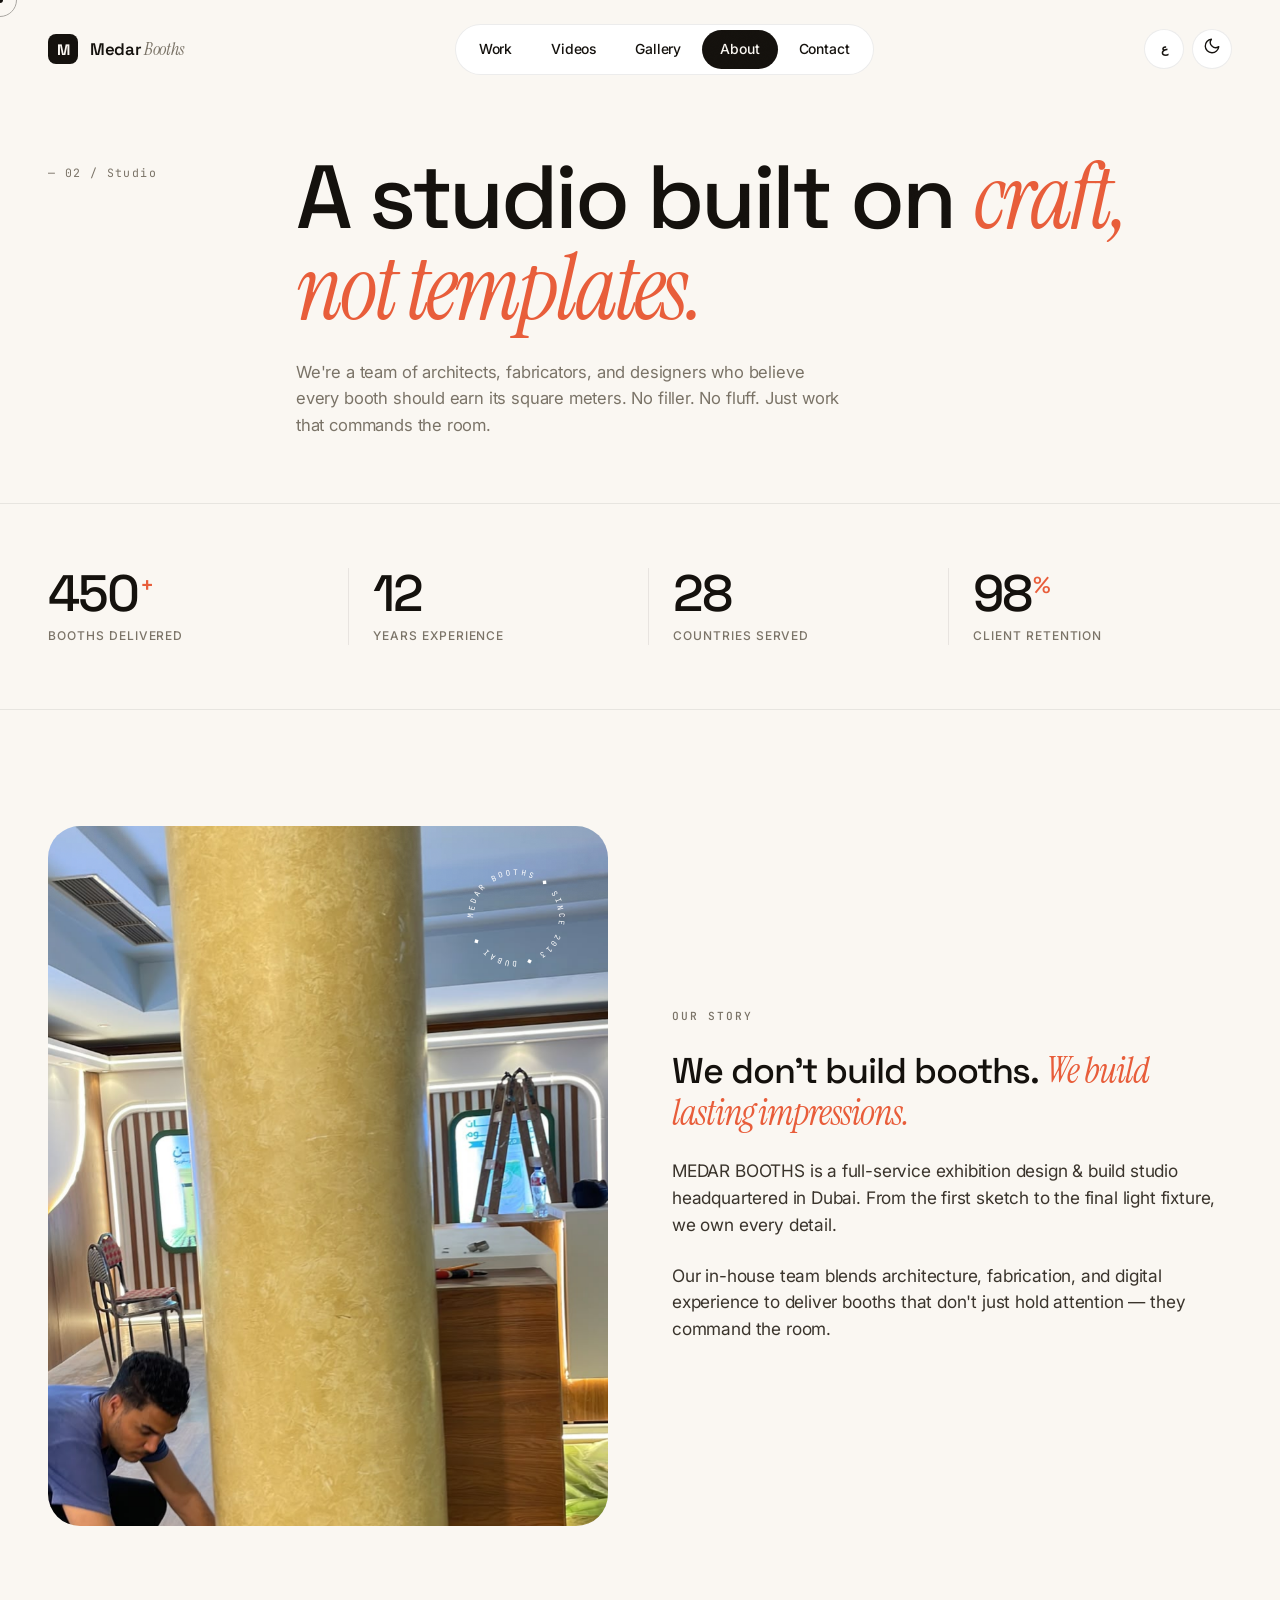
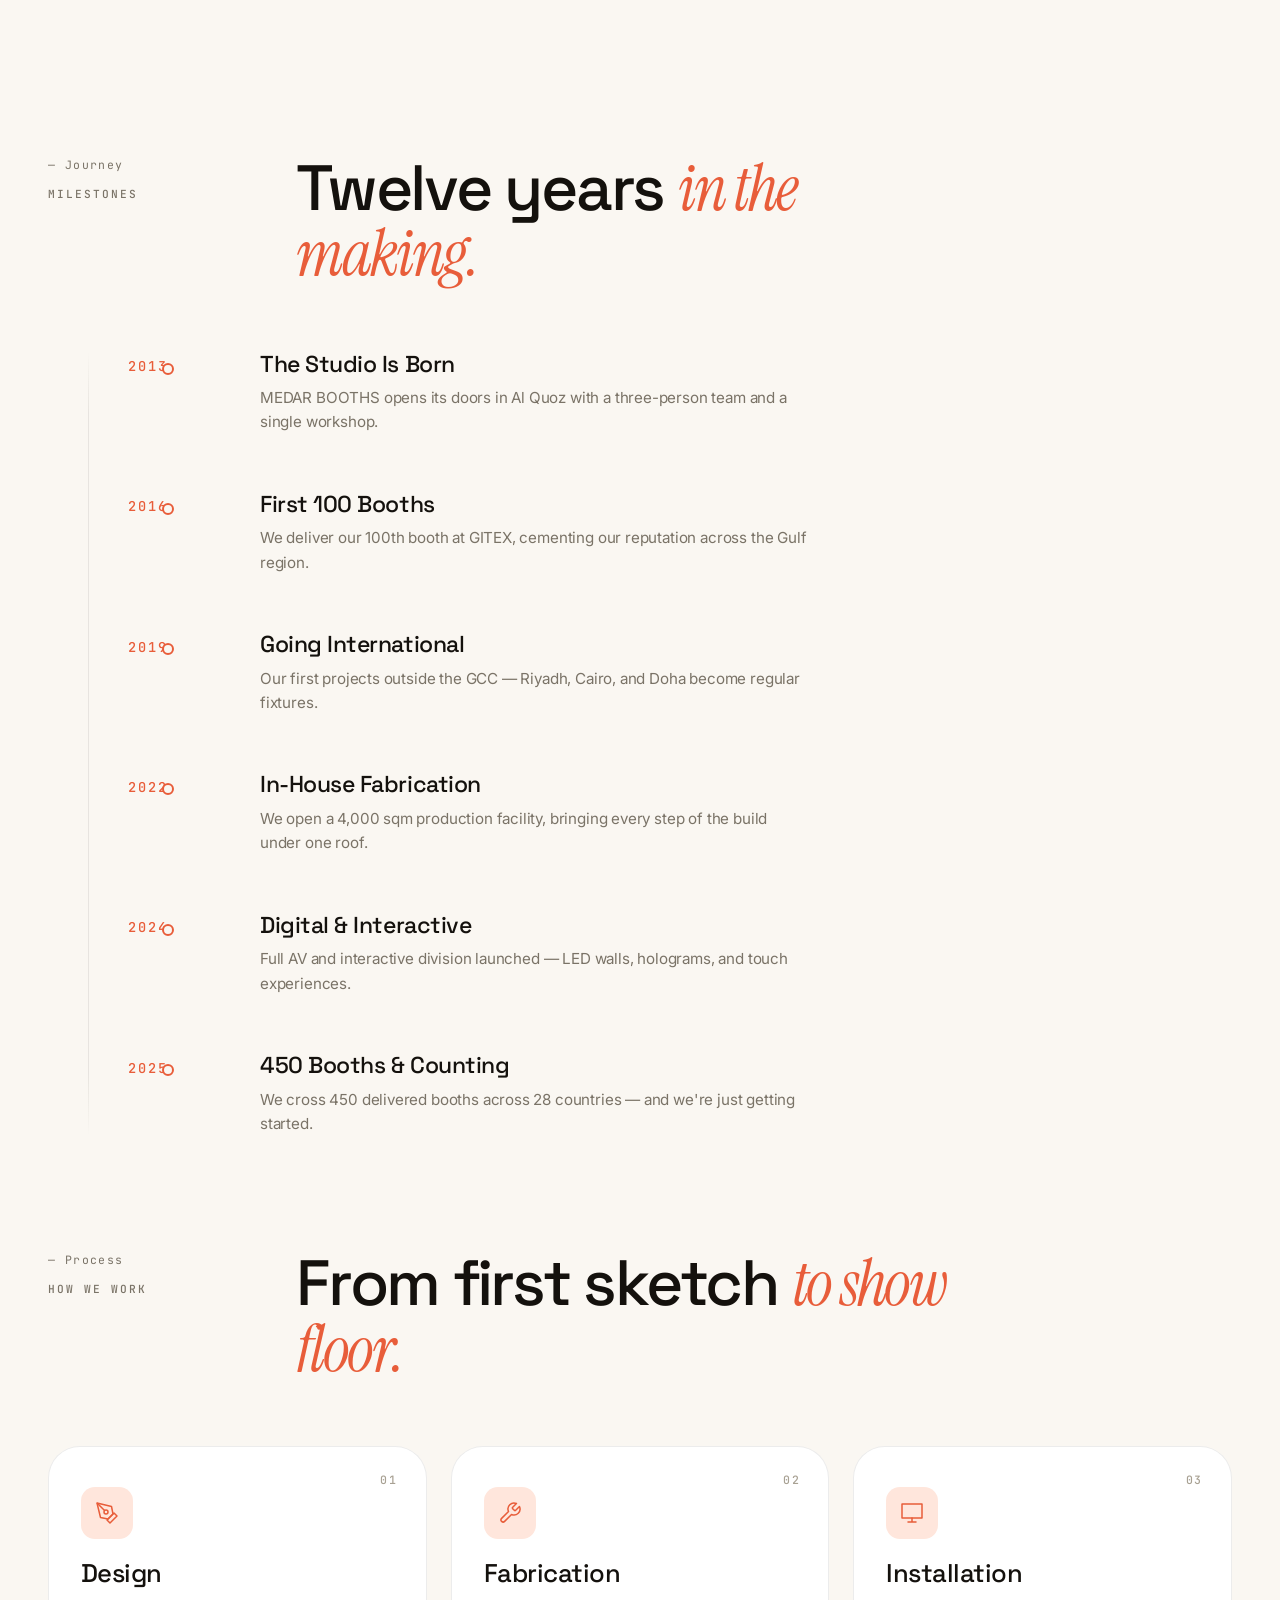
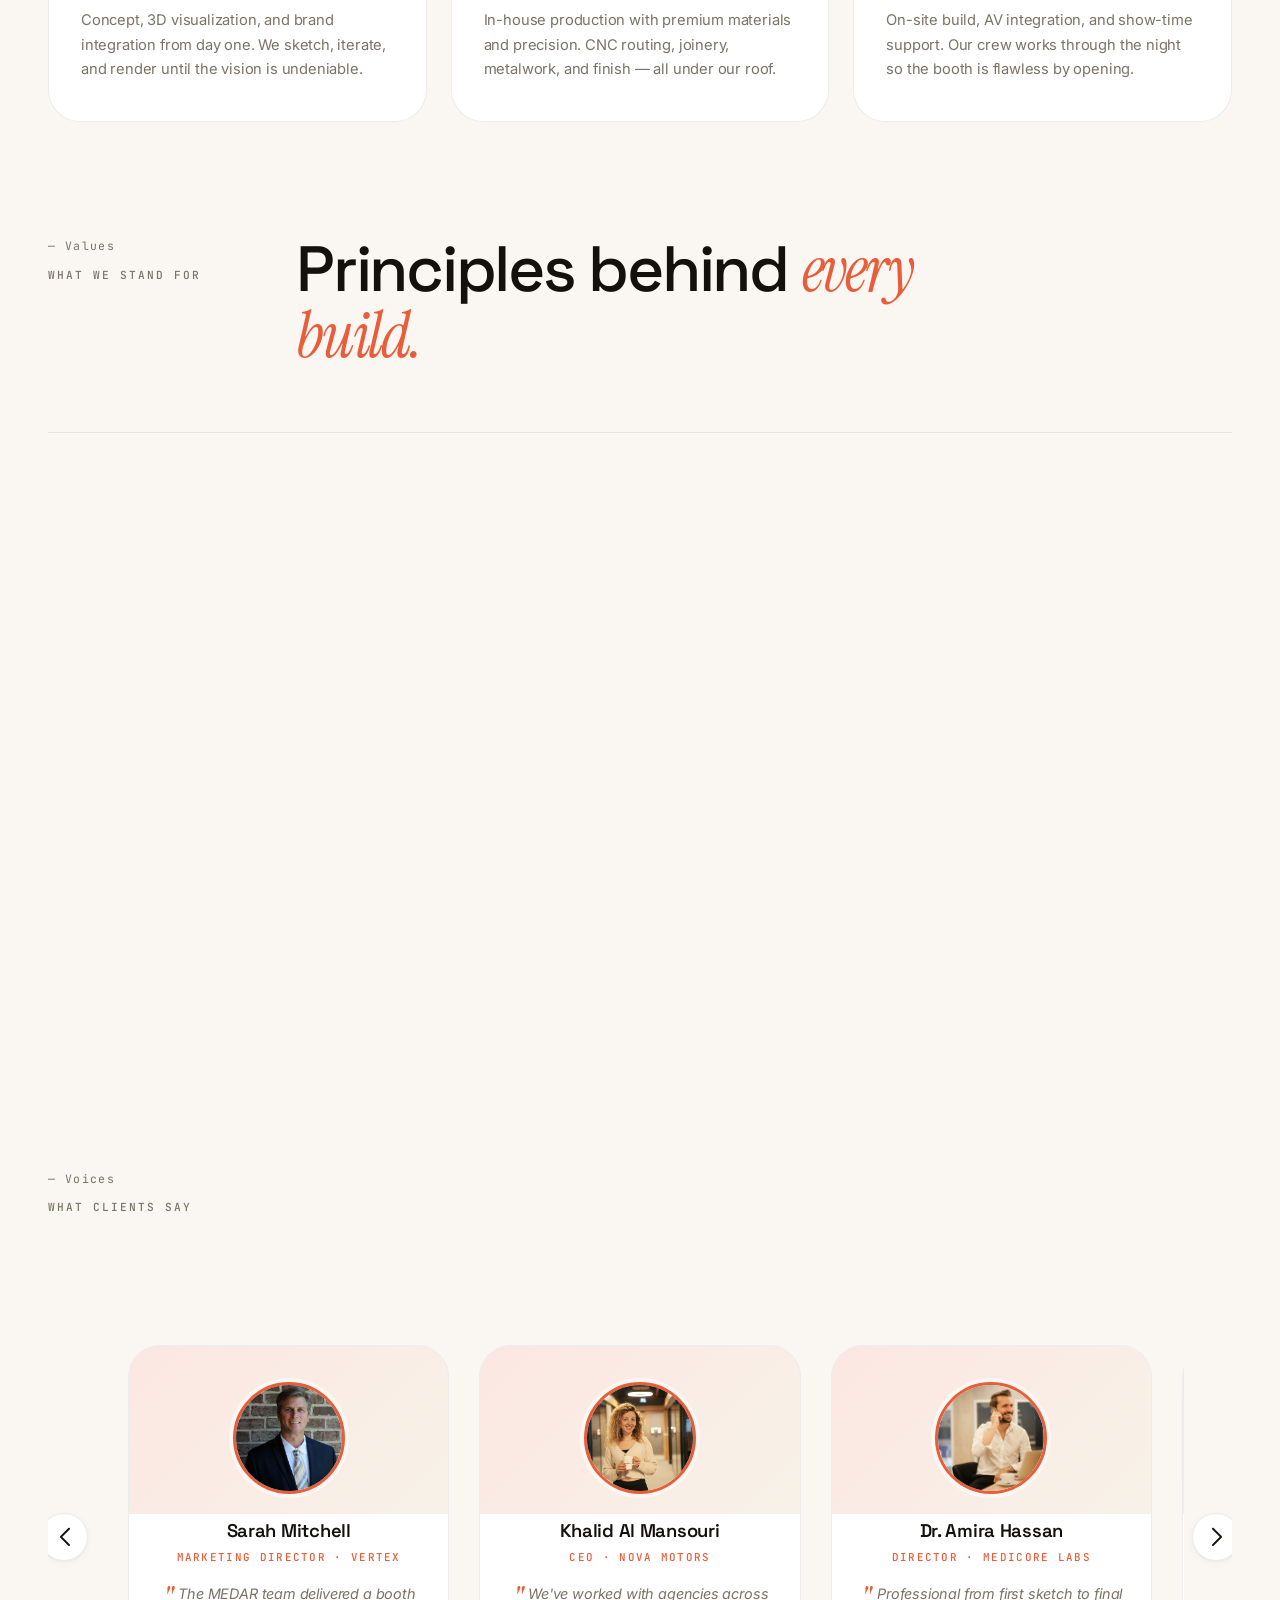
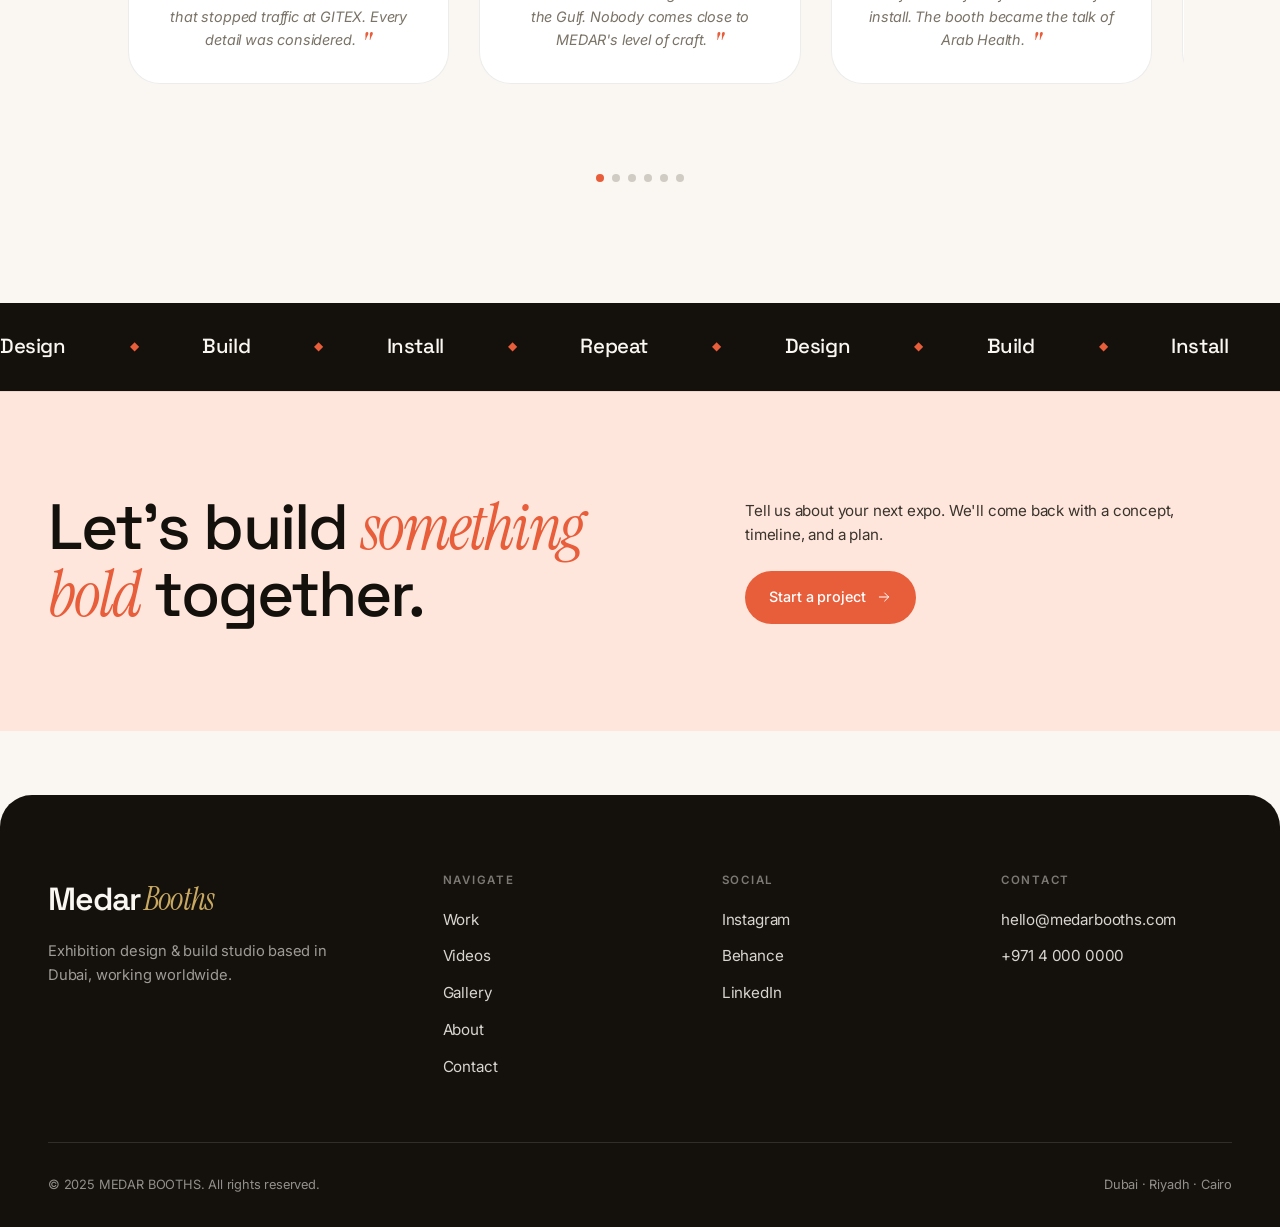
<file: about.html>
<!DOCTYPE html>
<html lang="en" dir="ltr" data-theme="light">
<head>
  <meta charset="UTF-8" />
  <meta name="viewport" content="width=device-width, initial-scale=1.0" />
  <title>About — MEDAR BOOTHS</title>
  <meta name="description" content="A studio built on craft. Meet the team behind MEDAR BOOTHS — Dubai's premier exhibition design studio." />
  <link rel="preconnect" href="https://fonts.googleapis.com">
  <link rel="preconnect" href="https://fonts.gstatic.com" crossorigin>
  <link href="https://fonts.googleapis.com/css2?family=Space+Grotesk:wght@400;500;600;700&family=Inter:wght@300;400;500;600&family=Instrument+Serif:ital@0;1&family=JetBrains+Mono:wght@400;500&family=Cairo:wght@400;600;700;800&display=swap" rel="stylesheet">
  <link rel="stylesheet" href="css/base.css">
  <link rel="stylesheet" href="css/layout.css">
  <link rel="stylesheet" href="css/components.css">
  <link rel="stylesheet" href="css/about.css">
  <link rel="stylesheet" href="https://cdn.jsdelivr.net/npm/swiper@11/swiper-bundle.min.css"/>
</head>
<body>

  <!-- ============ CUSTOM CURSOR ============ -->
  <div class="cursor"></div>
  <div class="cursor-follower"></div>

  <!-- ============ LOADER ============ -->
  <div class="loader" id="loader">
    <div class="loader__brand">
      <span>M</span><span>E</span><span>D</span><span>A</span><span>R</span>
    </div>
    <div class="loader__meta">
      <span class="loader__num">000</span>
      <div class="loader__bar"><div class="loader__bar-fill"></div></div>
      <span>Loading</span>
    </div>
  </div>

  <!-- ============ NAV ============ -->
  <header class="nav nav--solid nav--color-shift" id="nav">
    <a href="index.html" class="nav__brand">
      <span class="nav__mark">M</span>
      <span class="nav__name">Medar<em>Booths</em></span>
    </a>

    <nav class="nav__links">
      <a href="index.html" data-i18n="nav.work">Work</a>
      <a href="videos.html" data-i18n="nav.videos">Videos</a>
      <a href="gallery.html" data-i18n="nav.gallery">Gallery</a>
      <a href="about.html" data-i18n="nav.about">About</a>
      <a href="contact.html" data-i18n="nav.contact">Contact</a>
    </nav>

    <div class="nav__actions">
      <button class="nav__icon" data-lang-toggle data-hover aria-label="Language">
        <span data-lang-label>ع</span>
      </button>
      <button class="nav__icon" data-theme-toggle data-hover aria-label="Theme">
        <span data-theme-icon></span>
      </button>
      <button class="nav__menu-btn" data-hover aria-label="Menu">
        <span></span>
        <span></span>
      </button>
    </div>
  </header>

  <!-- ============ MOBILE MENU ============ -->
  <div class="mobile-menu">
    <div class="mobile-menu__links">
      <a href="index.html" data-i18n="nav.work">Work</a>
      <a href="videos.html" data-i18n="nav.videos">Videos</a>
      <a href="gallery.html" data-i18n="nav.gallery">Gallery</a>
      <a href="about.html" data-i18n="nav.about">About</a>
      <a href="contact.html" data-i18n="nav.contact">Contact</a>
    </div>
  </div>

  <!-- ============ PAGE HERO ============ -->
  <section class="page-hero">
    <div class="container">
      <div class="page-hero__inner">
        <span class="page-hero__num" data-reveal>— 02 / Studio</span>
        <div class="page-hero__title">
          <h1 data-reveal>
            <span data-i18n="about.t1">A studio built on</span>
            <em data-i18n="about.t2">craft, not templates.</em>
          </h1>
          <p data-reveal data-i18n="about.sub">
            We're a team of architects, fabricators, and designers who believe every booth should earn its square meters. No filler. No fluff. Just work that commands the room.
          </p>
        </div>
      </div>
    </div>
  </section>

  <!-- ============ STATS ============ -->
  <section class="stats">
    <div class="container">
      <div class="stats__row">
        <div class="stat" data-reveal>
          <div class="stat__num"><span class="counter" data-target="450">0</span><sup>+</sup></div>
          <div class="stat__label" data-i18n="stats.booths">Booths Delivered</div>
        </div>
        <div class="stat" data-reveal>
          <div class="stat__num"><span class="counter" data-target="12">0</span></div>
          <div class="stat__label" data-i18n="stats.years">Years Experience</div>
        </div>
        <div class="stat" data-reveal>
          <div class="stat__num"><span class="counter" data-target="28">0</span></div>
          <div class="stat__label" data-i18n="stats.countries">Countries Served</div>
        </div>
        <div class="stat" data-reveal>
          <div class="stat__num"><span class="counter" data-target="98">0</span><sup>%</sup></div>
          <div class="stat__label" data-i18n="stats.retention">Client Retention</div>
        </div>
      </div>
    </div>
  </section>

  <!-- ============ STORY ============ -->
  <section class="section">
    <div class="container">
      <div class="feature">
        <div class="feature__media" data-reveal>
          <img src="assets/images/1%20(7).jpeg" alt="MEDAR BOOTHS studio">
        </div>
        <div class="feature__content" data-reveal>
          <span class="eyebrow" data-i18n="about.storyTag">Our Story</span>
          <p class="feature__quote">
            <span data-i18n="about.q1">We don't build booths.</span>
            <em data-i18n="about.q2">We build lasting impressions.</em>
          </p>
          <p class="lead" data-i18n="about.p1">
            MEDAR BOOTHS is a full-service exhibition design & build studio headquartered in Dubai. From the first sketch to the final light fixture, we own every detail.
          </p>
          <p class="lead" data-i18n="about.p2">
            Our in-house team blends architecture, fabrication, and digital experience to deliver booths that don't just hold attention — they command the room.
          </p>
        </div>
      </div>
    </div>
  </section>

  <!-- ============ TIMELINE ============ -->
  <section class="section timeline-section">
    <div class="container">
      <div class="section-head">
        <aside class="section-head__side">
          <span class="section-head__num">— Journey</span>
          <span class="eyebrow" data-i18n="timeline.tag">Milestones</span>
        </aside>
        <div class="section-head__title">
          <h2 data-reveal>
            <span data-i18n="timeline.t1">Twelve years</span>
            <em data-i18n="timeline.t2">in the making.</em>
          </h2>
        </div>
      </div>

      <div class="timeline">
        <div class="timeline__line"></div>

        <div class="timeline__item" data-reveal>
          <div class="timeline__year">2013</div>
          <div class="timeline__dot"></div>
          <div class="timeline__content">
            <h3 data-i18n="timeline.y1t">The Studio Is Born</h3>
            <p data-i18n="timeline.y1d">MEDAR BOOTHS opens its doors in Al Quoz with a three-person team and a single workshop.</p>
          </div>
        </div>

        <div class="timeline__item" data-reveal>
          <div class="timeline__year">2016</div>
          <div class="timeline__dot"></div>
          <div class="timeline__content">
            <h3 data-i18n="timeline.y2t">First 100 Booths</h3>
            <p data-i18n="timeline.y2d">We deliver our 100th booth at GITEX, cementing our reputation across the Gulf region.</p>
          </div>
        </div>

        <div class="timeline__item" data-reveal>
          <div class="timeline__year">2019</div>
          <div class="timeline__dot"></div>
          <div class="timeline__content">
            <h3 data-i18n="timeline.y3t">Going International</h3>
            <p data-i18n="timeline.y3d">Our first projects outside the GCC — Riyadh, Cairo, and Doha become regular fixtures.</p>
          </div>
        </div>

        <div class="timeline__item" data-reveal>
          <div class="timeline__year">2022</div>
          <div class="timeline__dot"></div>
          <div class="timeline__content">
            <h3 data-i18n="timeline.y4t">In-House Fabrication</h3>
            <p data-i18n="timeline.y4d">We open a 4,000 sqm production facility, bringing every step of the build under one roof.</p>
          </div>
        </div>

        <div class="timeline__item" data-reveal>
          <div class="timeline__year">2024</div>
          <div class="timeline__dot"></div>
          <div class="timeline__content">
            <h3 data-i18n="timeline.y5t">Digital & Interactive</h3>
            <p data-i18n="timeline.y5d">Full AV and interactive division launched — LED walls, holograms, and touch experiences.</p>
          </div>
        </div>

        <div class="timeline__item" data-reveal>
          <div class="timeline__year">2025</div>
          <div class="timeline__dot"></div>
          <div class="timeline__content">
            <h3 data-i18n="timeline.y6t">450 Booths & Counting</h3>
            <p data-i18n="timeline.y6d">We cross 450 delivered booths across 28 countries — and we're just getting started.</p>
          </div>
        </div>
      </div>
    </div>
  </section>

  <!-- ============ PROCESS ============ -->
  <section class="section" style="padding-top: 0;">
    <div class="container">
      <div class="section-head">
        <aside class="section-head__side">
          <span class="section-head__num">— Process</span>
          <span class="eyebrow" data-i18n="process.tag">How we work</span>
        </aside>
        <div class="section-head__title">
          <h2 data-reveal>
            <span data-i18n="process.t1">From first sketch</span>
            <em data-i18n="process.t2">to show floor.</em>
          </h2>
        </div>
      </div>

      <div class="process-grid">
        <div class="process-card" data-reveal>
          <span class="process-card__num">01</span>
          <div class="process-card__icon">
            <svg viewBox="0 0 24 24" fill="none">
              <path d="M12 19l7-7 3 3-7 7-3-3z" stroke="currentColor" stroke-width="1.5" stroke-linejoin="round"/>
              <path d="M18 13l-1.5-7.5L2 2l3.5 14.5L13 18l5-5z" stroke="currentColor" stroke-width="1.5" stroke-linejoin="round"/>
              <path d="M2 2l7.586 7.586" stroke="currentColor" stroke-width="1.5"/>
              <circle cx="11" cy="11" r="2" stroke="currentColor" stroke-width="1.5"/>
            </svg>
          </div>
          <h3 class="process-card__title" data-i18n="process.p1t">Design</h3>
          <p class="process-card__desc" data-i18n="process.p1d">Concept, 3D visualization, and brand integration from day one. We sketch, iterate, and render until the vision is undeniable.</p>
        </div>

        <div class="process-card" data-reveal>
          <span class="process-card__num">02</span>
          <div class="process-card__icon">
            <svg viewBox="0 0 24 24" fill="none">
              <path d="M14.7 6.3a1 1 0 0 0 0 1.4l1.6 1.6a1 1 0 0 0 1.4 0l3.77-3.77a6 6 0 0 1-7.94 7.94l-6.91 6.91a2.12 2.12 0 0 1-3-3l6.91-6.91a6 6 0 0 1 7.94-7.94l-3.76 3.76z" stroke="currentColor" stroke-width="1.5" stroke-linejoin="round"/>
            </svg>
          </div>
          <h3 class="process-card__title" data-i18n="process.p2t">Fabrication</h3>
          <p class="process-card__desc" data-i18n="process.p2d">In-house production with premium materials and precision. CNC routing, joinery, metalwork, and finish — all under our roof.</p>
        </div>

        <div class="process-card" data-reveal>
          <span class="process-card__num">03</span>
          <div class="process-card__icon">
            <svg viewBox="0 0 24 24" fill="none">
              <path d="M2 3h20v14H2z" stroke="currentColor" stroke-width="1.5" stroke-linejoin="round"/>
              <path d="M8 21h8M12 17v4" stroke="currentColor" stroke-width="1.5" stroke-linecap="round"/>
            </svg>
          </div>
          <h3 class="process-card__title" data-i18n="process.p3t">Installation</h3>
          <p class="process-card__desc" data-i18n="process.p3d">On-site build, AV integration, and show-time support. Our crew works through the night so the booth is flawless by opening.</p>
        </div>
      </div>
    </div>
  </section>

  <!-- ============ VALUES ============ -->
  <section class="section" style="padding-top: 0;">
    <div class="container">
      <div class="section-head">
        <aside class="section-head__side">
          <span class="section-head__num">— Values</span>
          <span class="eyebrow" data-i18n="values.tag">What we stand for</span>
        </aside>
        <div class="section-head__title">
          <h2 data-reveal>
            <span data-i18n="values.t1">Principles behind</span>
            <em data-i18n="values.t2">every build.</em>
          </h2>
        </div>
      </div>

      <div class="values-list">
        <div class="value-row" data-reveal>
          <span class="value-row__num">01</span>
          <h3 class="value-row__title" data-i18n="values.v1t">Craft over shortcuts</h3>
          <p class="value-row__desc" data-i18n="values.v1d">Every joint, every finish, every detail matters. We build as if the booth will stand for a decade — not a week.</p>
        </div>

        <div class="value-row" data-reveal>
          <span class="value-row__num">02</span>
          <h3 class="value-row__title" data-i18n="values.v2t">Design with purpose</h3>
          <p class="value-row__desc" data-i18n="values.v2d">Beauty alone isn't enough. Every element earns its place by moving visitors toward a goal.</p>
        </div>

        <div class="value-row" data-reveal>
          <span class="value-row__num">03</span>
          <h3 class="value-row__title" data-i18n="values.v3t">One team, one vision</h3>
          <p class="value-row__desc" data-i18n="values.v3d">Designers, engineers, and builders sit in the same room. No handoffs. No surprises.</p>
        </div>

        <div class="value-row" data-reveal>
          <span class="value-row__num">04</span>
          <h3 class="value-row__title" data-i18n="values.v4t">Delivered on time</h3>
          <p class="value-row__desc" data-i18n="values.v4d">Expos don't wait. We plan for the worst, deliver on the dot, and stay on-site until lights out.</p>
        </div>
      </div>
    </div>
  </section>

  <!-- ============ TESTIMONIALS SLIDER ============ -->
  <section class="section testimonials-section" style="padding-top: 0;">
    <div class="container">
      <div class="section-head">
        <aside class="section-head__side">
          <span class="section-head__num">— Voices</span>
          <span class="eyebrow" data-i18n="testimonials.tag">What clients say</span>
        </aside>
        <div class="section-head__title">
          <h2 data-reveal>
            <span data-i18n="testimonials.t1">Trusted by</span>
            <em data-i18n="testimonials.t2">brands worldwide.</em>
          </h2>
        </div>
      </div>

      <div class="slide-container swiper">
        <div class="slide-content">
          <div class="card-wrapper swiper-wrapper">

            <div class="card swiper-slide">
              <div class="image-content">
                <span class="overlay"></span>
                <div class="card-image">
                  <img src="assets/images/1%20(7).jpg" alt="Client" class="card-img">
                </div>
              </div>
              <div class="card-content">
                <h2 class="name" data-i18n="testimonials.c1n">Sarah Mitchell</h2>
                <span class="role" data-i18n="testimonials.c1r">Marketing Director · Vertex</span>
                <p class="description" data-i18n="testimonials.c1d">The MEDAR team delivered a booth that stopped traffic at GITEX. Every detail was considered.</p>
              </div>
            </div>

            <div class="card swiper-slide">
              <div class="image-content">
                <span class="overlay"></span>
                <div class="card-image">
                  <img src="assets/images/1%20(1).jpg" alt="Client" class="card-img">
                </div>
              </div>
              <div class="card-content">
                <h2 class="name" data-i18n="testimonials.c2n">Khalid Al Mansouri</h2>
                <span class="role" data-i18n="testimonials.c2r">CEO · Nova Motors</span>
                <p class="description" data-i18n="testimonials.c2d">We've worked with agencies across the Gulf. Nobody comes close to MEDAR's level of craft.</p>
              </div>
            </div>

            <div class="card swiper-slide">
              <div class="image-content">
                <span class="overlay"></span>
                <div class="card-image">
                  <img src="assets/images/1%20(3).jpg" alt="Client" class="card-img">
                </div>
              </div>
              <div class="card-content">
                <h2 class="name" data-i18n="testimonials.c3n">Dr. Amira Hassan</h2>
                <span class="role" data-i18n="testimonials.c3r">Director · MediCore Labs</span>
                <p class="description" data-i18n="testimonials.c3d">Professional from first sketch to final install. The booth became the talk of Arab Health.</p>
              </div>
            </div>

            <div class="card swiper-slide">
              <div class="image-content">
                <span class="overlay"></span>
                <div class="card-image">
                  <img src="assets/images/1%20(4).jpg" alt="Client" class="card-img">
                </div>
              </div>
              <div class="card-content">
                <h2 class="name" data-i18n="testimonials.c4n">James Okonkwo</h2>
                <span class="role" data-i18n="testimonials.c4r">Brand Lead · Aurora Foods</span>
                <p class="description" data-i18n="testimonials.c4d">They understood our brand better than we did. The result was unforgettable.</p>
              </div>
            </div>

            <div class="card swiper-slide">
              <div class="image-content">
                <span class="overlay"></span>
                <div class="card-image">
                  <img src="assets/images/1%20(5).jpg" alt="Client" class="card-img">
                </div>
              </div>
              <div class="card-content">
                <h2 class="name" data-i18n="testimonials.c5n">Layla Farsi</h2>
                <span class="role" data-i18n="testimonials.c5r">Founder · Lumia Jewelry</span>
                <p class="description" data-i18n="testimonials.c5d">Luxurious, precise, on time. Exactly what you want from a booth partner.</p>
              </div>
            </div>

            <div class="card swiper-slide">
              <div class="image-content">
                <span class="overlay"></span>
                <div class="card-image">
                  <img src="assets/images/1%20(1).jpg" alt="Client" class="card-img">
                </div>
              </div>
              <div class="card-content">
                <h2 class="name" data-i18n="testimonials.c6n">Roberto Silva</h2>
                <span class="role" data-i18n="testimonials.c6r">Head of Events · Quanta</span>
                <p class="description" data-i18n="testimonials.c6d">Perfect execution under pressure. The install crew worked all night to make it happen.</p>
              </div>
            </div>

          </div>
        </div>

        <div class="swiper-button-next swiper-navBtn"></div>
        <div class="swiper-button-prev swiper-navBtn"></div>
        <div class="swiper-pagination"></div>
      </div>
    </div>
  </section>

  <!-- ============ MARQUEE ============ -->
  <div class="marquee">
    <div class="marquee__track">
      <span>Design</span><span>Build</span><span>Install</span><span>Repeat</span>
      <span>Design</span><span>Build</span><span>Install</span><span>Repeat</span>
    </div>
  </div>

  <!-- ============ CTA (DARK) ============ -->
  <section class="cta-block" data-nav-theme="dark">
    <div class="container">
      <div class="cta-block__inner">
        <h2 data-reveal>
          <span data-i18n="cta.t1">Let's build</span>
          <em data-i18n="cta.t2">something bold</em>
          <span data-i18n="cta.t3">together.</span>
        </h2>
        <div class="cta-block__side" data-reveal>
          <p data-i18n="cta.sub">Tell us about your next expo. We'll come back with a concept, timeline, and a plan.</p>
          <a href="contact.html" class="btn btn--primary" data-hover style="align-self: flex-start;">
            <span data-i18n="cta.btn">Start a project</span>
            <svg viewBox="0 0 24 24" fill="none">
              <path d="M5 12h14M13 6l6 6-6 6" stroke="currentColor" stroke-width="1.5" stroke-linecap="round"/>
            </svg>
          </a>
        </div>
      </div>
    </div>
  </section>

  <!-- ============ FOOTER ============ -->
  <footer class="footer">
    <div class="container">
      <div class="footer__grid">
        <div>
          <div class="footer__brand">Medar<em>Booths</em></div>
          <p class="footer__tag" data-i18n="footer.tag">Exhibition design & build studio based in Dubai, working worldwide.</p>
        </div>

        <div class="footer__col">
          <h5 data-i18n="footer.nav">Navigate</h5>
          <ul>
            <li><a href="index.html" data-hover data-i18n="nav.work">Work</a></li>
            <li><a href="videos.html" data-hover data-i18n="nav.videos">Videos</a></li>
            <li><a href="gallery.html" data-hover data-i18n="nav.gallery">Gallery</a></li>
            <li><a href="about.html" data-hover data-i18n="nav.about">About</a></li>
            <li><a href="contact.html" data-hover data-i18n="nav.contact">Contact</a></li>
          </ul>
        </div>

        <div class="footer__col">
          <h5 data-i18n="footer.social">Social</h5>
          <ul>
            <li><a href="#" data-hover>Instagram</a></li>
            <li><a href="#" data-hover>Behance</a></li>
            <li><a href="#" data-hover>LinkedIn</a></li>
          </ul>
        </div>

        <div class="footer__col">
          <h5 data-i18n="footer.contact">Contact</h5>
          <ul>
            <li><a href="mailto:hello@medarbooths.com" data-hover>hello@medarbooths.com</a></li>
            <li><a href="tel:+97140000000" data-hover>+971 4 000 0000</a></li>
          </ul>
        </div>
      </div>

      <div class="footer__bottom">
        <span data-i18n="footer.copy">© 2025 MEDAR BOOTHS. All rights reserved.</span>
        <span>Dubai · Riyadh · Cairo</span>
      </div>
    </div>
  </footer>

  <!-- ============ SCRIPTS ============ -->
  <script src="https://cdn.jsdelivr.net/npm/swiper@11/swiper-bundle.min.js"></script>
  <script src="js/theme.js"></script>
  <script src="js/i18n.js"></script>
  <script src="js/main.js"></script>
</body>
</html>
</file>
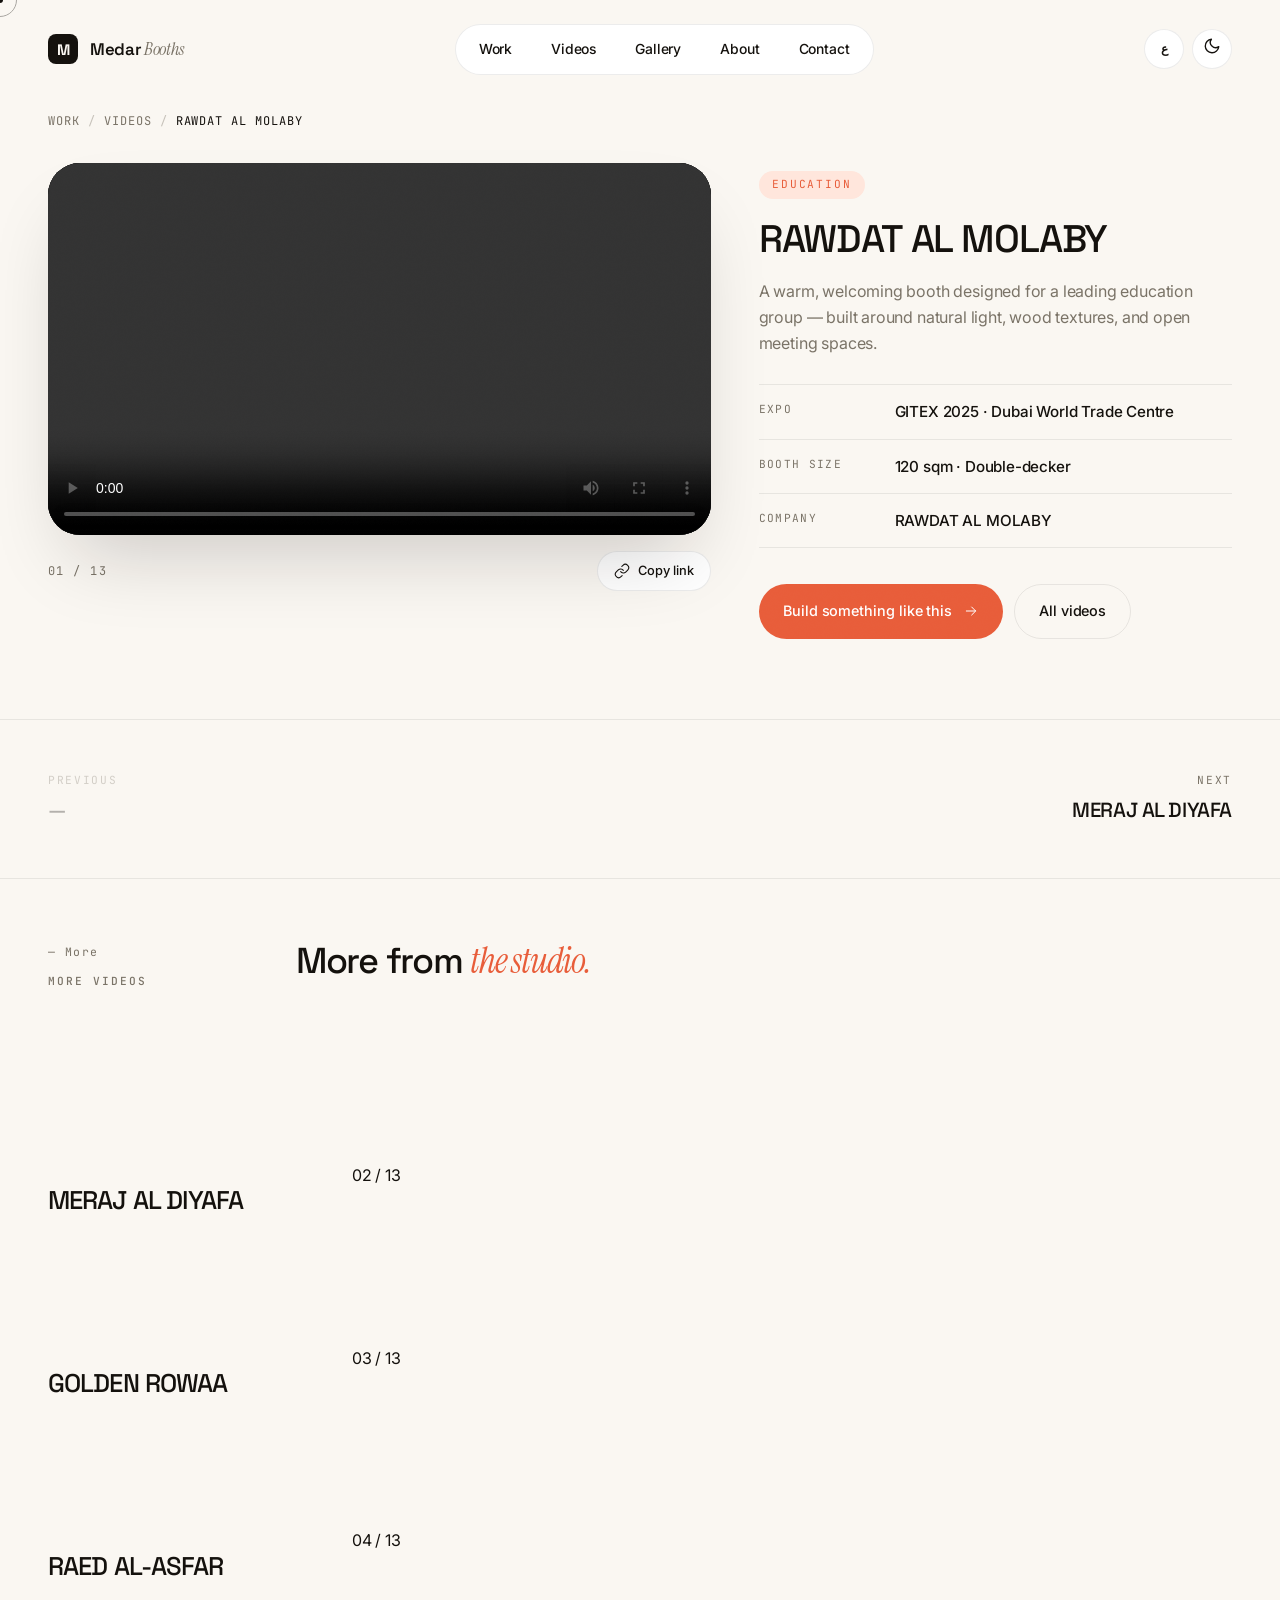
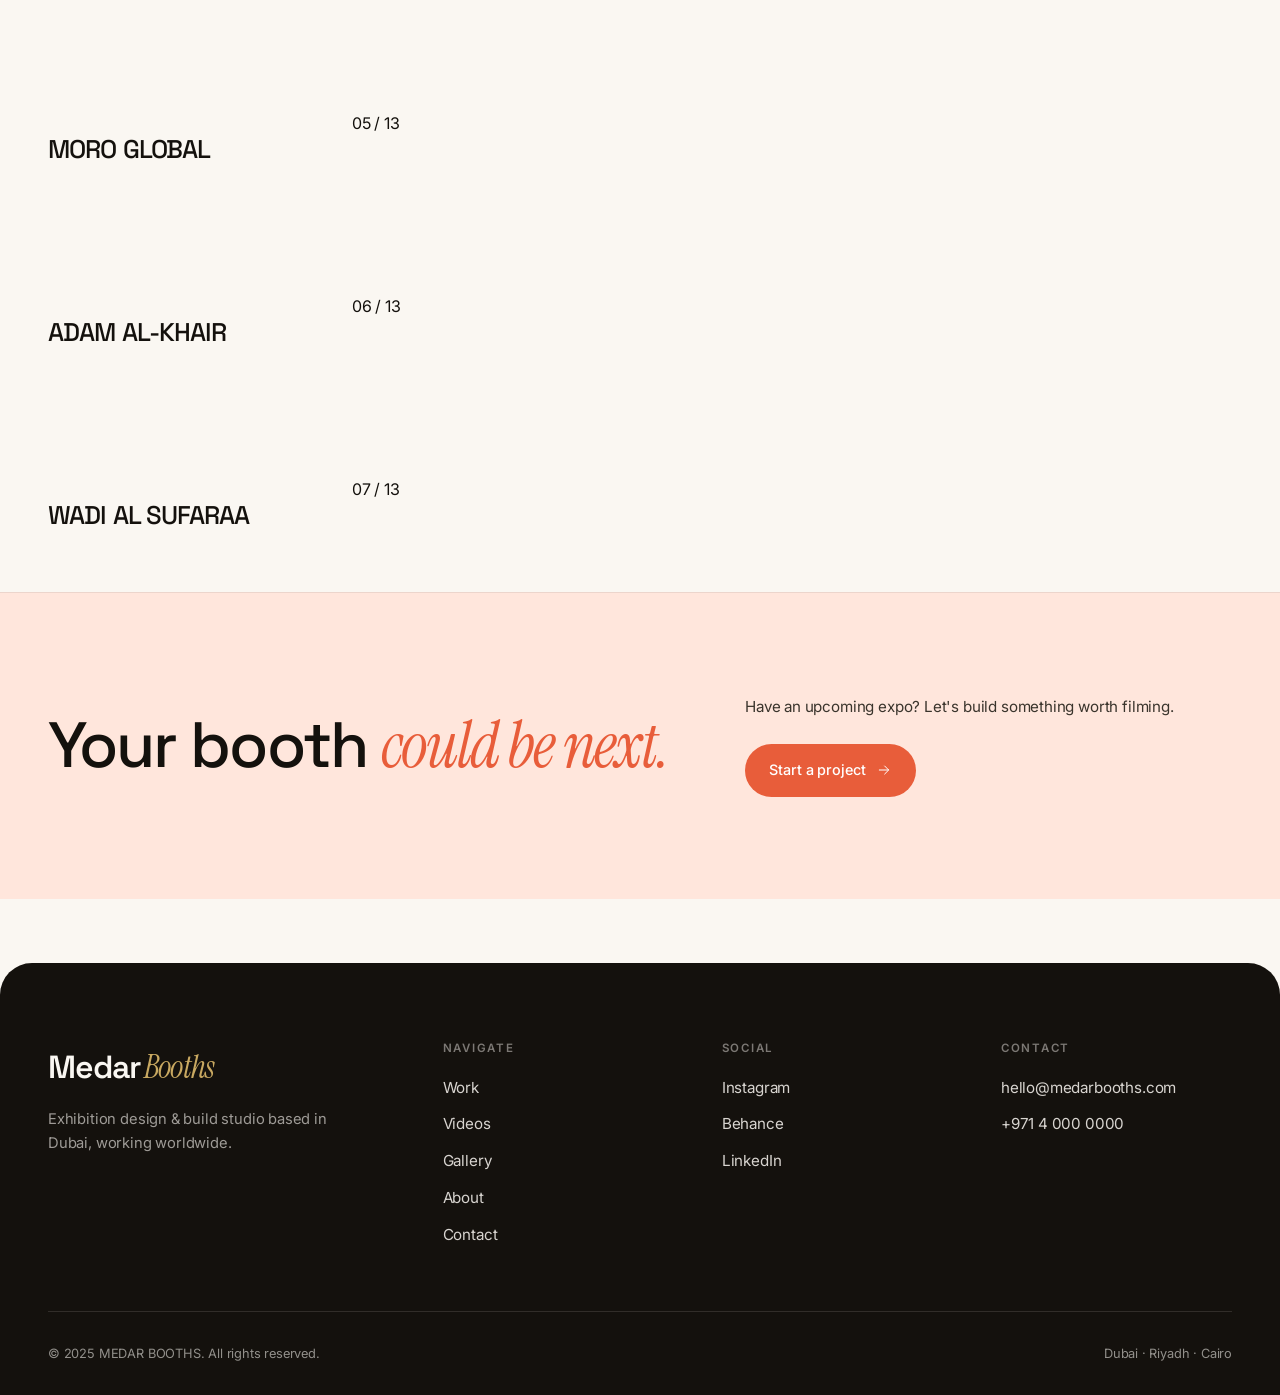
<file: video.html>
<!DOCTYPE html>
<html lang="en" dir="ltr" data-theme="light">
<head>
  <meta charset="UTF-8" />
  <meta name="viewport" content="width=device-width, initial-scale=1.0" />
  <title>Video — MEDAR BOOTHS</title>
  <meta name="description" id="metaDesc" content="Behind-the-scenes video from MEDAR BOOTHS." />

  <meta property="og:type" content="video.other" />
  <meta property="og:title" id="ogTitle" content="MEDAR BOOTHS — Video" />
  <meta property="og:description" id="ogDesc" content="Behind-the-scenes video from MEDAR BOOTHS." />
  <meta property="og:video" id="ogVideo" content="" />

  <link rel="preconnect" href="https://fonts.googleapis.com">
  <link rel="preconnect" href="https://fonts.gstatic.com" crossorigin>
  <link href="https://fonts.googleapis.com/css2?family=Space+Grotesk:wght@400;500;600;700&family=Inter:wght@300;400;500;600&family=Instrument+Serif:ital@0;1&family=JetBrains+Mono:wght@400;500&family=Cairo:wght@400;600;700;800&display=swap" rel="stylesheet">

  <link rel="stylesheet" href="css/base.css">
  <link rel="stylesheet" href="css/layout.css">
  <link rel="stylesheet" href="css/components.css">
  <link rel="stylesheet" href="css/videos.css">
  <link rel="stylesheet" href="css/video.css">
</head>
<body>

  <div class="cursor"></div>
  <div class="cursor-follower"></div>

  <div class="loader" id="loader">
    <div class="loader__brand"><span>M</span><span>E</span><span>D</span><span>A</span><span>R</span></div>
    <div class="loader__meta">
      <span class="loader__num">000</span>
      <div class="loader__bar"><div class="loader__bar-fill"></div></div>
      <span>Loading</span>
    </div>
  </div>

  <header class="nav nav--solid" id="nav">
    <a href="index.html" class="nav__brand">
      <span class="nav__mark">M</span>
      <span class="nav__name">Medar<em>Booths</em></span>
    </a>
    <nav class="nav__links">
      <a href="index.html" data-i18n="nav.work">Work</a>
      <a href="videos.html" data-i18n="nav.videos">Videos</a>
      <a href="gallery.html" data-i18n="nav.gallery">Gallery</a>
      <a href="about.html" data-i18n="nav.about">About</a>
      <a href="contact.html" data-i18n="nav.contact">Contact</a>
    </nav>
    <div class="nav__actions">
      <button class="nav__icon" data-lang-toggle data-hover aria-label="Language"><span data-lang-label>ع</span></button>
      <button class="nav__icon" data-theme-toggle data-hover aria-label="Theme"><span data-theme-icon></span></button>
      <button class="nav__menu-btn" data-hover aria-label="Menu"><span></span><span></span></button>
    </div>
  </header>

  <div class="mobile-menu">
    <div class="mobile-menu__links">
      <a href="index.html" data-i18n="nav.work">Work</a>
      <a href="videos.html" data-i18n="nav.videos">Videos</a>
      <a href="gallery.html" data-i18n="nav.gallery">Gallery</a>
      <a href="about.html" data-i18n="nav.about">About</a>
      <a href="contact.html" data-i18n="nav.contact">Contact</a>
    </div>
  </div>

  <!-- ===== BREADCRUMB ===== -->
  <div class="video-breadcrumb">
    <div class="container">
      <nav aria-label="Breadcrumb">
        <a href="index.html" data-i18n="nav.work">Work</a>
        <span aria-hidden="true">/</span>
        <a href="videos.html" data-i18n="nav.videos">Videos</a>
        <span aria-hidden="true">/</span>
        <span class="video-breadcrumb__current" id="crumbCompany">—</span>
      </nav>
    </div>
  </div>

  <!-- ===== VIDEO HERO ===== -->
  <section class="video-hero" id="videoHero">
    <div class="container">
      <div class="video-hero__grid">

        <!-- Player -->
        <div class="video-hero__player-wrap">
          <div class="video-hero__player">
            <video
              id="mainVideo"
              class="video-hero__video"
              controls
              playsinline
              preload="metadata"
            ></video>
            <div class="video-hero__loader" id="videoLoader">
              <div class="video-hero__spinner"></div>
            </div>
          </div>
          <div class="video-hero__meta-row">
            <span class="video-hero__counter" id="videoCounter">01 / 13</span>
            <div class="video-hero__share">
              <button class="video-hero__share-btn" id="copyLinkBtn" data-hover>
                <svg width="16" height="16" viewBox="0 0 24 24" fill="none">
                  <path d="M10 13a5 5 0 007.54.54l3-3a5 5 0 00-7.07-7.07l-1.72 1.71" stroke="currentColor" stroke-width="1.6" stroke-linecap="round"/>
                  <path d="M14 11a5 5 0 00-7.54-.54l-3 3a5 5 0 007.07 7.07l1.71-1.71" stroke="currentColor" stroke-width="1.6" stroke-linecap="round"/>
                </svg>
                <span data-i18n="video.copy">Copy link</span>
              </button>
            </div>
          </div>
        </div>

        <!-- Info -->
        <aside class="video-hero__info">
          <span class="video-hero__cat" id="videoCat">—</span>
          <h1 class="video-hero__title" id="videoTitle">—</h1>
          <p class="video-hero__desc" id="videoDesc">—</p>

          <dl class="video-hero__facts">
            <div class="video-hero__fact">
              <dt data-i18n="video.expo">Expo</dt>
              <dd id="videoExpo">—</dd>
            </div>
            <div class="video-hero__fact">
              <dt data-i18n="video.size">Booth size</dt>
              <dd id="videoSize">—</dd>
            </div>
            <div class="video-hero__fact">
              <dt data-i18n="video.company">Company</dt>
              <dd id="videoCompany">—</dd>
            </div>
          </dl>

          <div class="video-hero__cta">
            <a href="contact.html" class="btn btn--primary" data-hover>
              <span data-i18n="video.cta">Build something like this</span>
              <svg viewBox="0 0 24 24" fill="none"><path d="M5 12h14M13 6l6 6-6 6" stroke="currentColor" stroke-width="1.5" stroke-linecap="round"/></svg>
            </a>
            <a href="videos.html" class="btn btn--outline" data-hover>
              <span data-i18n="video.allVideos">All videos</span>
            </a>
          </div>
        </aside>

      </div>
    </div>
  </section>

  <!-- ===== PREV / NEXT ===== -->
  <section class="video-nav">
    <div class="container">
      <div class="video-nav__inner">
        <a href="#" class="video-nav__item" id="prevVideo" data-hover>
          <span class="video-nav__label" data-i18n="video.prev">Previous</span>
          <span class="video-nav__name" id="prevName">—</span>
        </a>
        <a href="#" class="video-nav__item video-nav__item--next" id="nextVideo" data-hover>
          <span class="video-nav__label" data-i18n="video.next">Next</span>
          <span class="video-nav__name" id="nextName">—</span>
        </a>
      </div>
    </div>
  </section>

  <!-- ===== MORE VIDEOS ===== -->
  <section class="section video-more">
    <div class="container">
      <div class="section-head" style="margin-bottom: 2.5rem;">
        <aside class="section-head__side">
          <span class="section-head__num">— More</span>
          <span class="eyebrow" data-i18n="video.moreTag">More videos</span>
        </aside>
        <div class="section-head__title">
          <h2 data-reveal style="font-size: clamp(1.5rem, 3vw, 2.25rem);">
            <span data-i18n="video.moreT1">More from</span>
            <em data-i18n="video.moreT2">the studio.</em>
          </h2>
        </div>
      </div>
      <div class="videos-page-grid" id="moreVideosGrid"></div>
    </div>
  </section>

  <!-- ===== CTA ===== -->
  <section class="cta-block">
    <div class="container">
      <div class="cta-block__inner">
        <h2 data-reveal>
          <span data-i18n="videos.cta.t1">Your booth</span>
          <em data-i18n="videos.cta.t2">could be next.</em>
        </h2>
        <div class="cta-block__side" data-reveal>
          <p data-i18n="videos.cta.sub">Have an upcoming expo? Let's build something worth filming.</p>
          <a href="contact.html" class="btn btn--primary" data-hover style="align-self: flex-start;">
            <span data-i18n="cta.btn">Start a project</span>
            <svg viewBox="0 0 24 24" fill="none"><path d="M5 12h14M13 6l6 6-6 6" stroke="currentColor" stroke-width="1.5" stroke-linecap="round"/></svg>
          </a>
        </div>
      </div>
    </div>
  </section>

  <!-- ===== FOOTER ===== -->
  <footer class="footer">
    <div class="container">
      <div class="footer__grid">
        <div>
          <div class="footer__brand">Medar<em>Booths</em></div>
          <p class="footer__tag" data-i18n="footer.tag">Exhibition design & build studio based in Dubai, working worldwide.</p>
        </div>
        <div class="footer__col">
          <h5 data-i18n="footer.nav">Navigate</h5>
          <ul>
            <li><a href="index.html" data-hover data-i18n="nav.work">Work</a></li>
            <li><a href="videos.html" data-hover data-i18n="nav.videos">Videos</a></li>
            <li><a href="gallery.html" data-hover data-i18n="nav.gallery">Gallery</a></li>
            <li><a href="about.html" data-hover data-i18n="nav.about">About</a></li>
            <li><a href="contact.html" data-hover data-i18n="nav.contact">Contact</a></li>
          </ul>
        </div>
        <div class="footer__col">
          <h5 data-i18n="footer.social">Social</h5>
          <ul>
            <li><a href="#" data-hover>Instagram</a></li>
            <li><a href="#" data-hover>Behance</a></li>
            <li><a href="#" data-hover>LinkedIn</a></li>
          </ul>
        </div>
        <div class="footer__col">
          <h5 data-i18n="footer.contact">Contact</h5>
          <ul>
            <li><a href="mailto:hello@medarbooths.com" data-hover>hello@medarbooths.com</a></li>
            <li><a href="tel:+97140000000" data-hover>+971 4 000 0000</a></li>
          </ul>
        </div>
      </div>
      <div class="footer__bottom">
        <span data-i18n="footer.copy">© 2025 MEDAR BOOTHS. All rights reserved.</span>
        <span>Dubai · Riyadh · Cairo</span>
      </div>
    </div>
  </footer>

  <script src="js/theme.js"></script>
  <script src="js/i18n.js"></script>
  <script src="js/main.js"></script>
  <script src="js/videos-data.js"></script>
  <script src="js/video-page.js"></script>
</body>
</html>
</file>
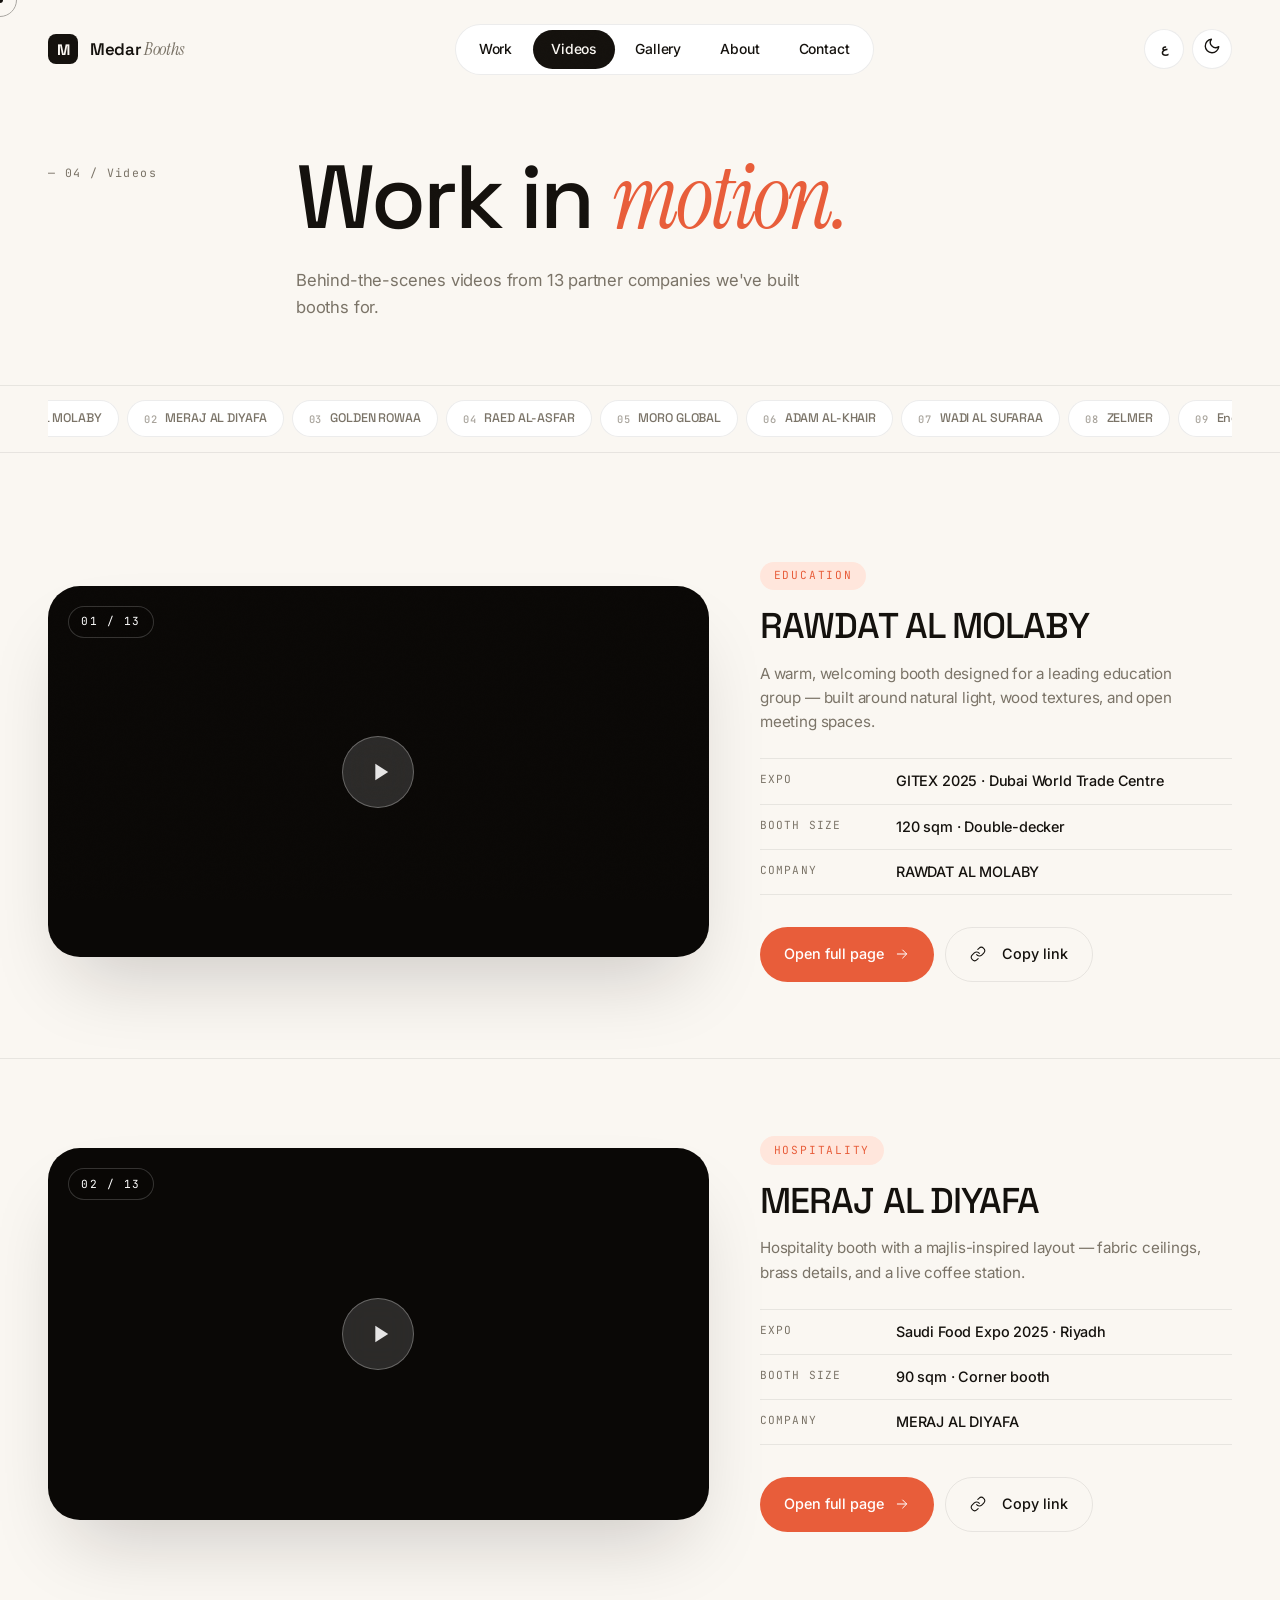
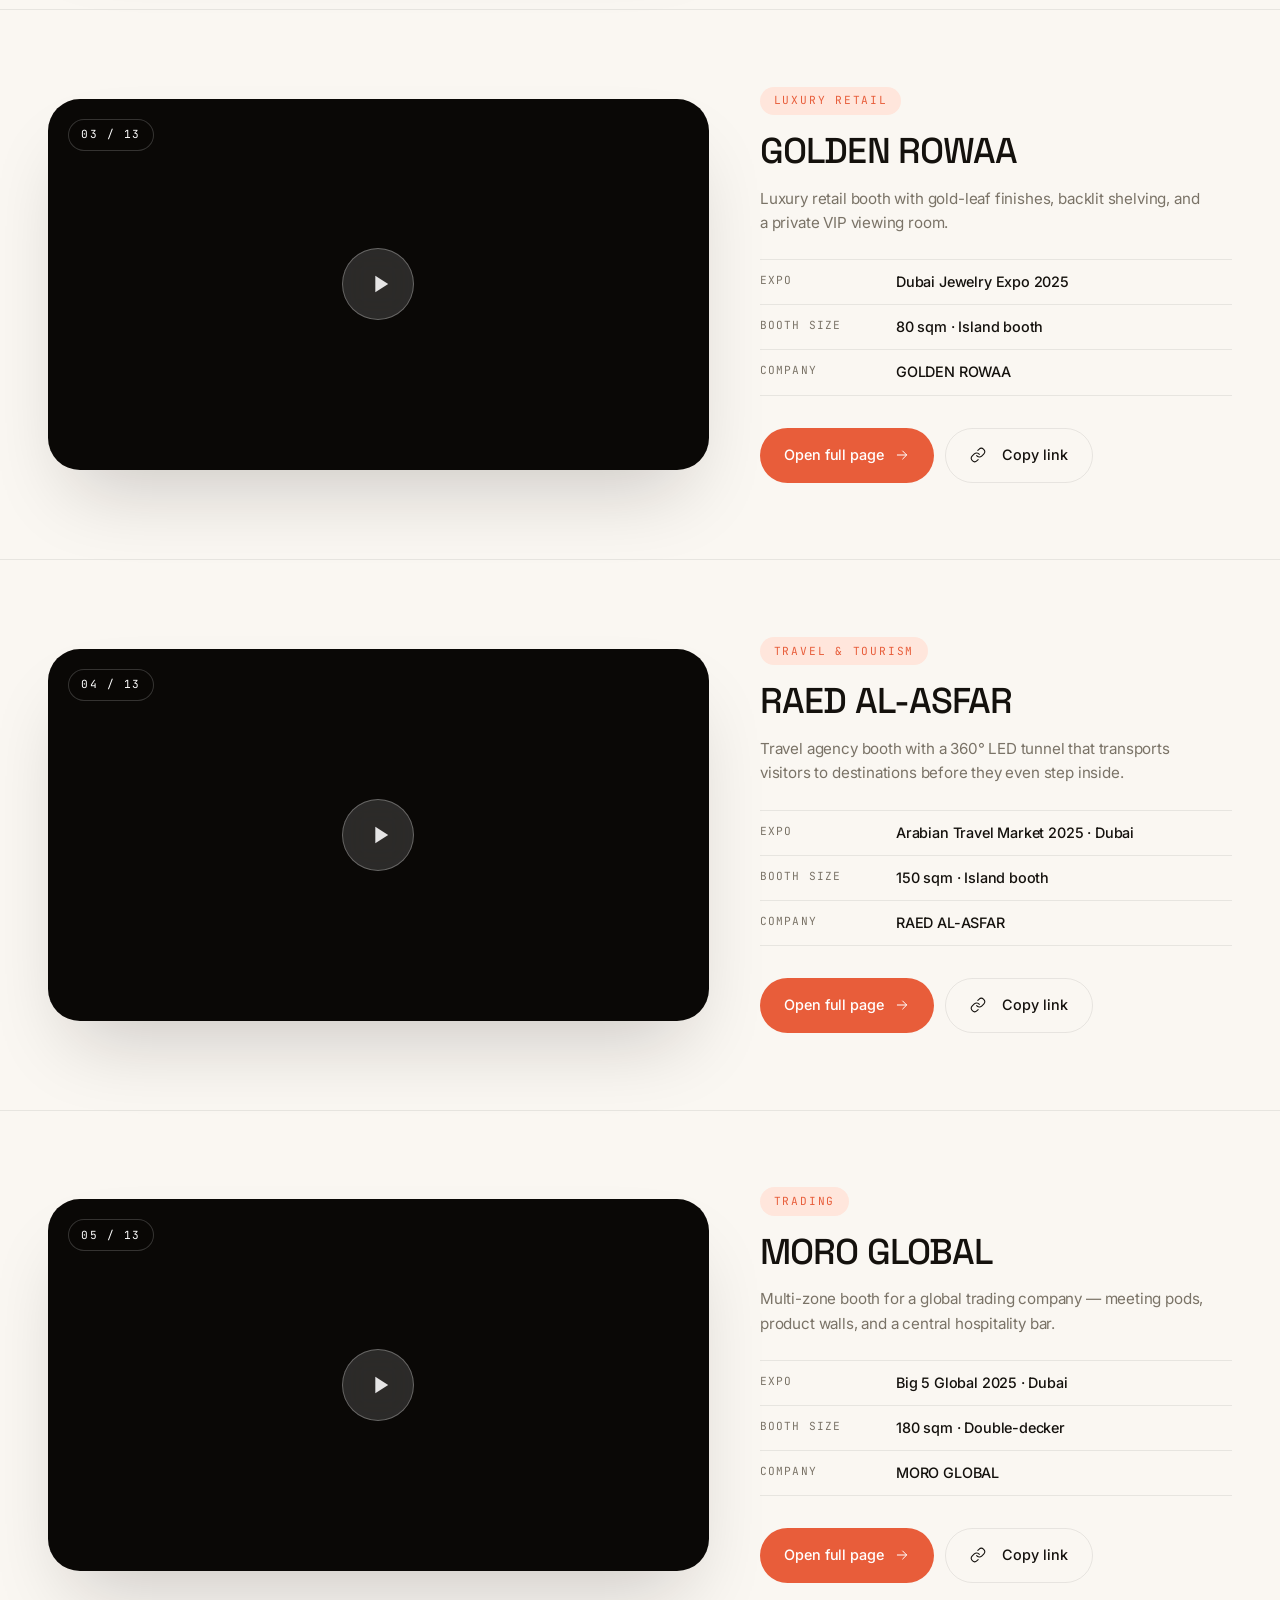
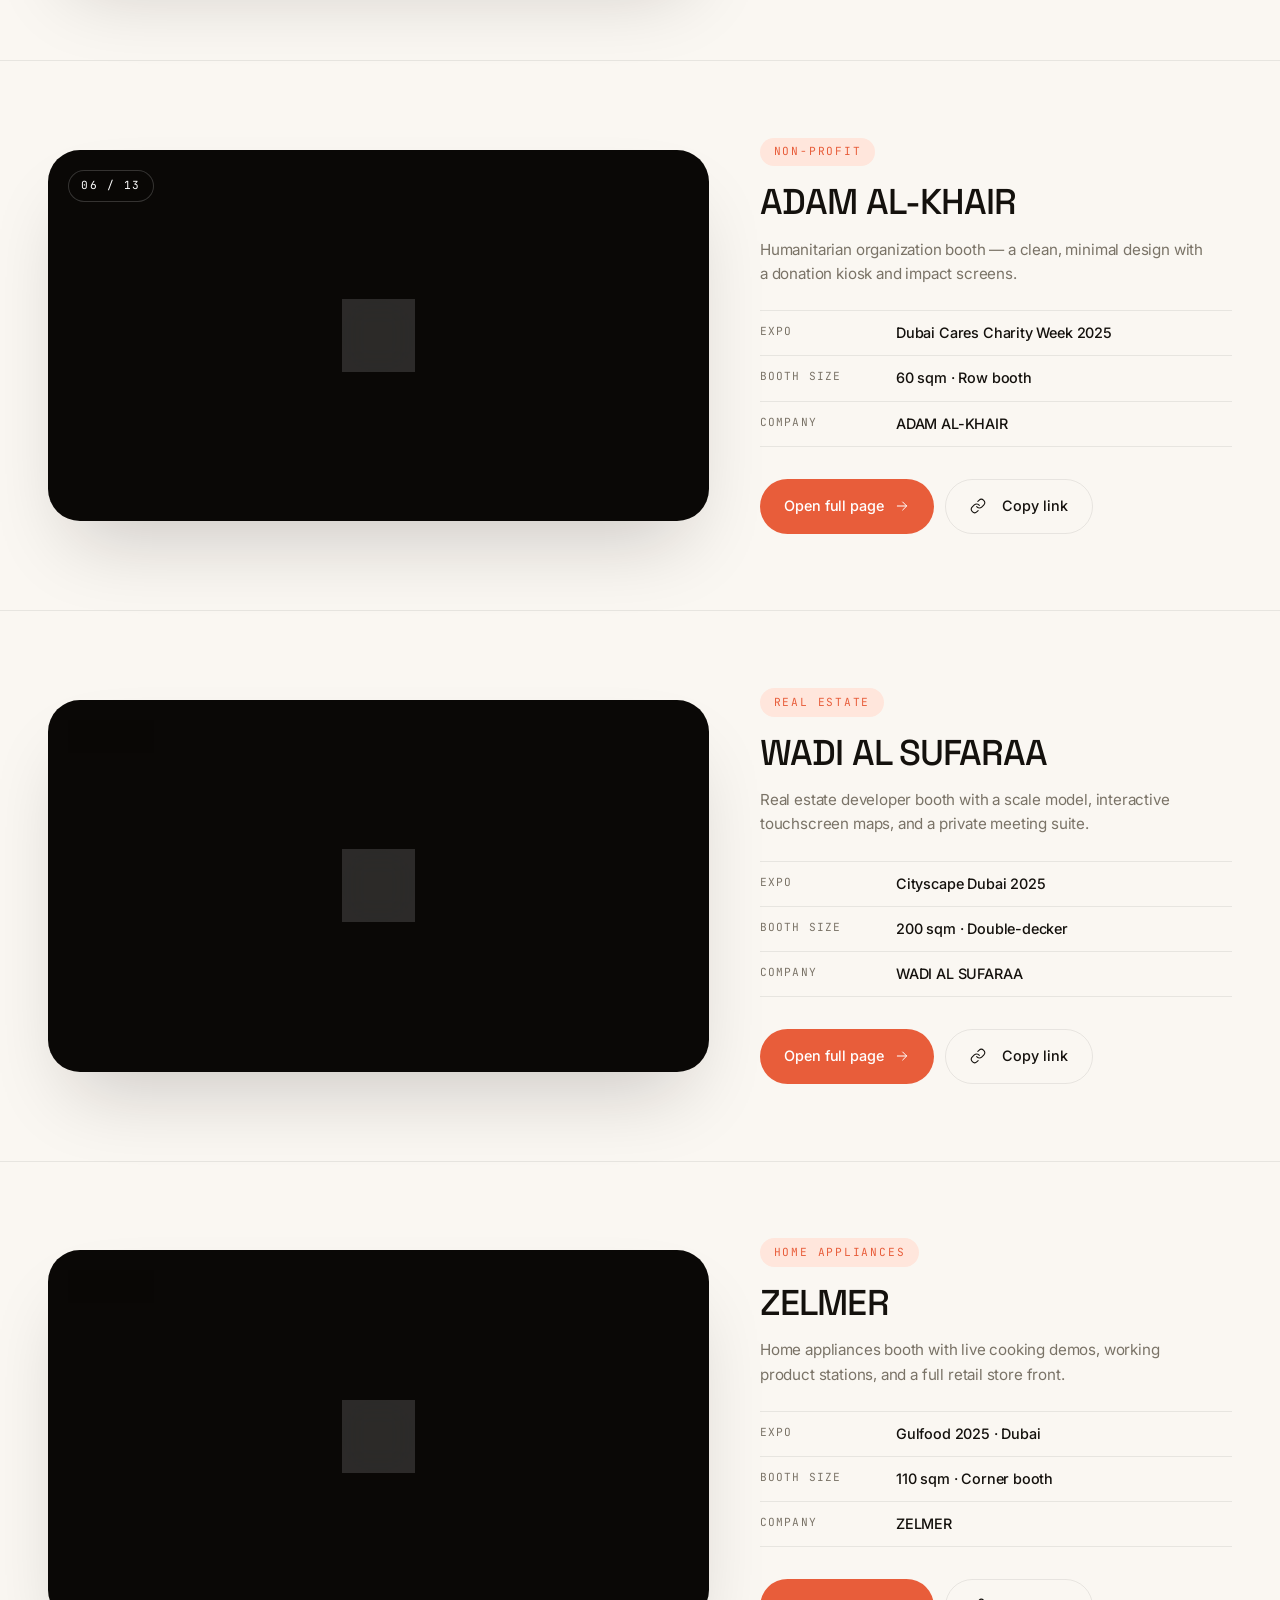
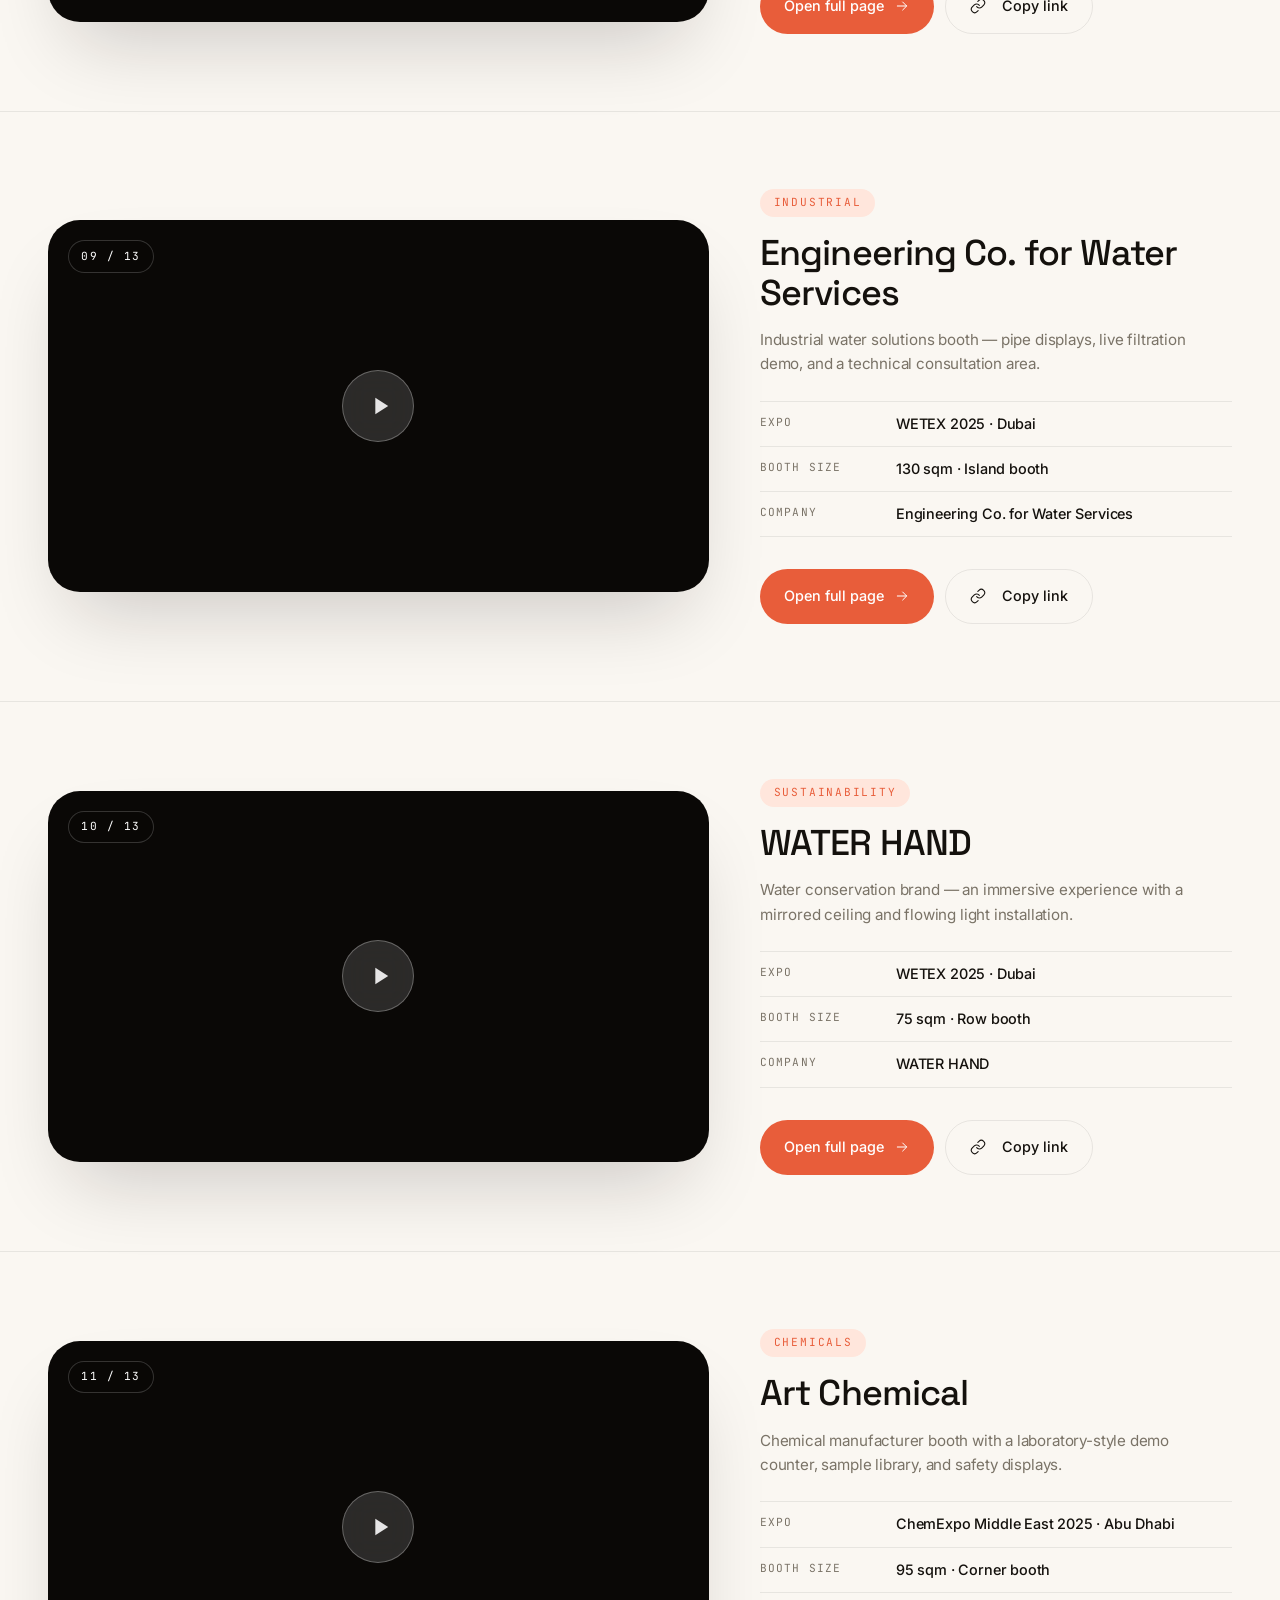
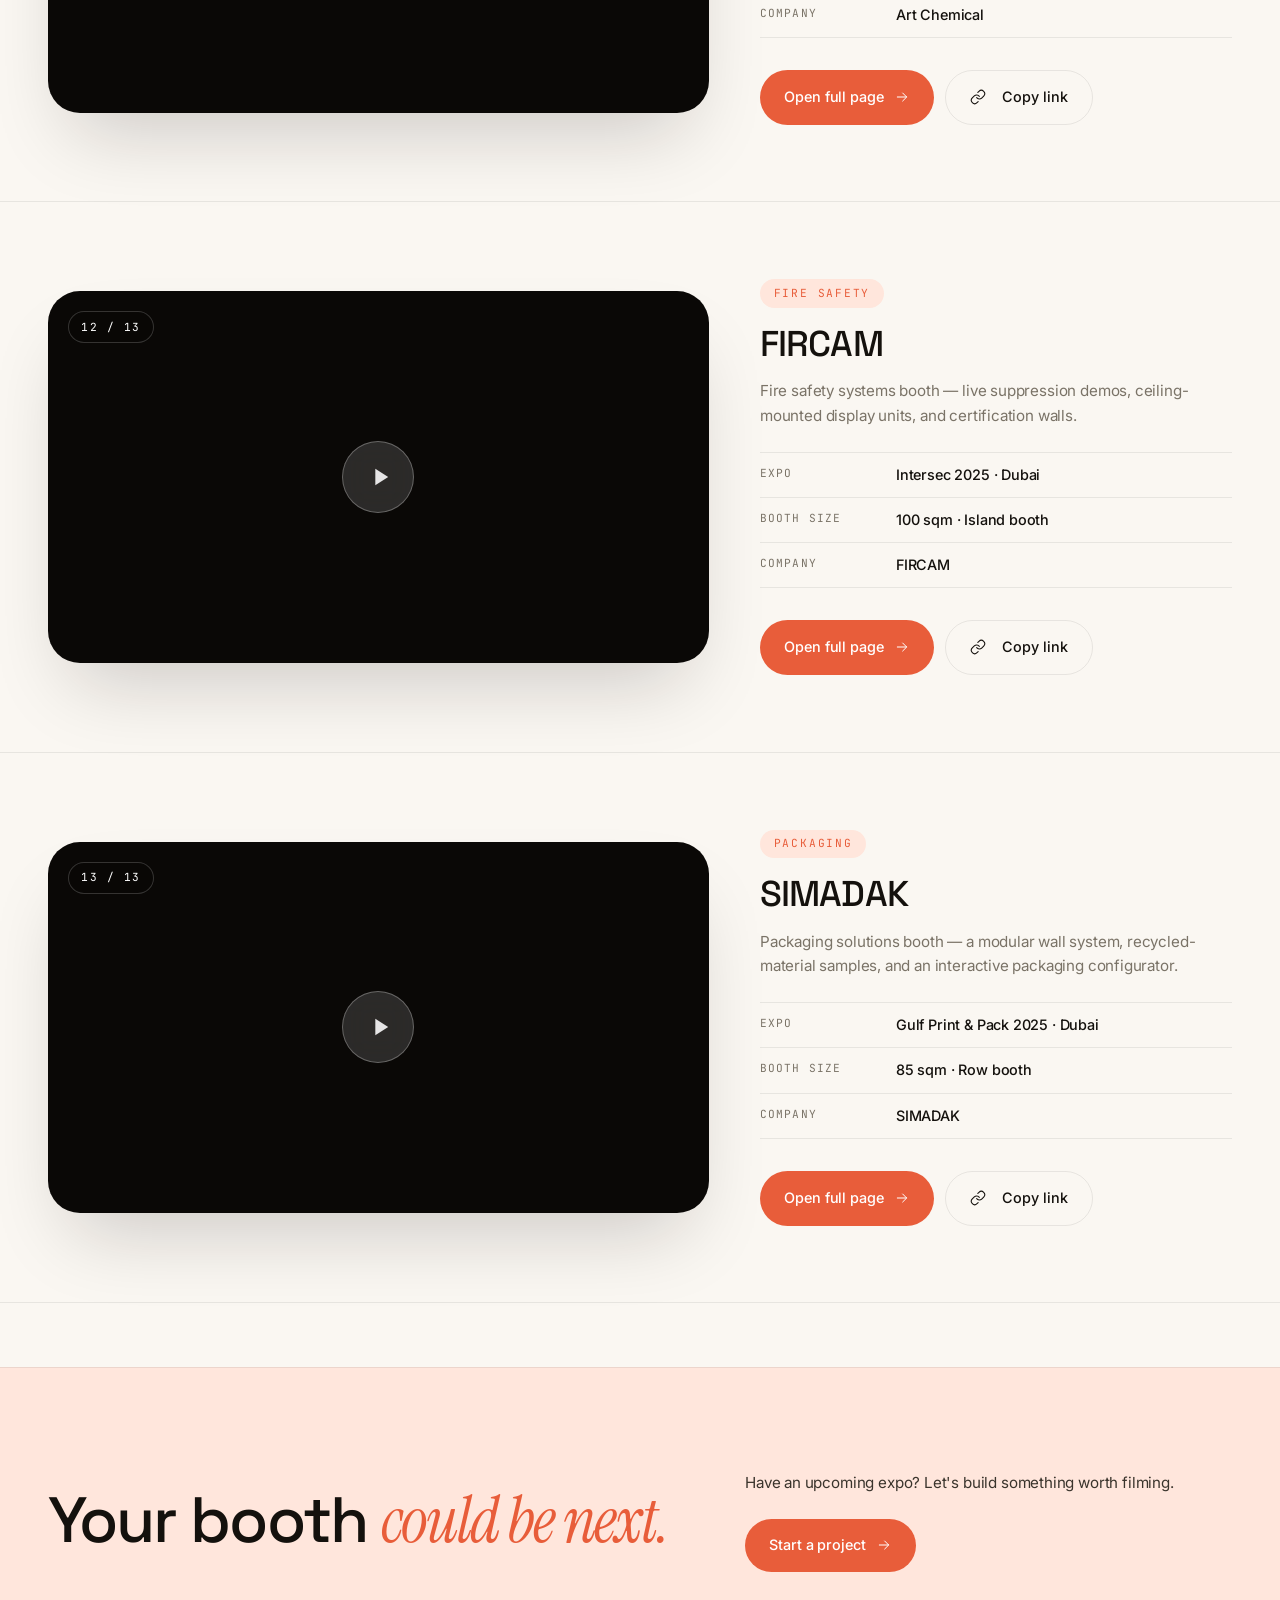
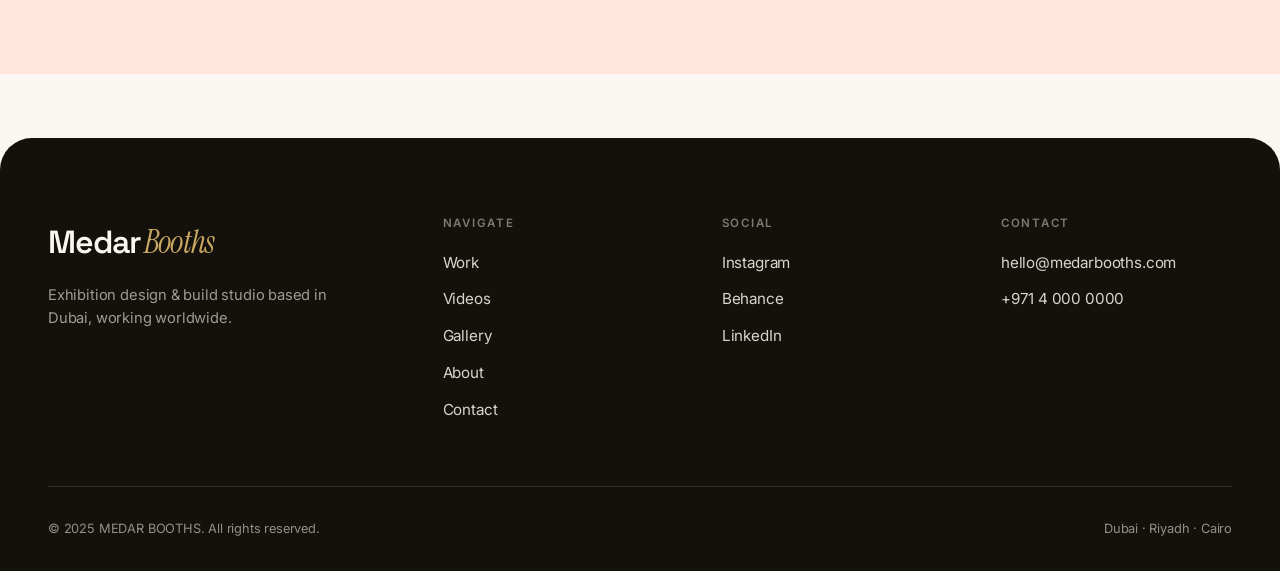
<file: videos.html>
<!DOCTYPE html>
<html lang="en" dir="ltr" data-theme="light">
<head>
  <meta charset="UTF-8" />
  <meta name="viewport" content="width=device-width, initial-scale=1.0" />
  <title>Videos — MEDAR BOOTHS</title>
  <meta name="description" content="Behind-the-scenes videos from 13 partner companies we've built booths for." />
  <link rel="preconnect" href="https://fonts.googleapis.com">
  <link rel="preconnect" href="https://fonts.gstatic.com" crossorigin>
  <link href="https://fonts.googleapis.com/css2?family=Space+Grotesk:wght@400;500;600;700&family=Inter:wght@300;400;500;600&family=Instrument+Serif:ital@0;1&family=JetBrains+Mono:wght@400;500&family=Cairo:wght@400;600;700;800&display=swap" rel="stylesheet">
  <link rel="stylesheet" href="css/base.css">
  <link rel="stylesheet" href="css/layout.css">
  <link rel="stylesheet" href="css/components.css">
  <link rel="stylesheet" href="css/videos.css">
</head>
<body>

  <div class="cursor"></div>
  <div class="cursor-follower"></div>

  <div class="loader" id="loader">
    <div class="loader__brand"><span>M</span><span>E</span><span>D</span><span>A</span><span>R</span></div>
    <div class="loader__meta">
      <span class="loader__num">000</span>
      <div class="loader__bar"><div class="loader__bar-fill"></div></div>
      <span>Loading</span>
    </div>
  </div>

  <header class="nav nav--solid" id="nav">
    <a href="index.html" class="nav__brand">
      <span class="nav__mark">M</span>
      <span class="nav__name">Medar<em>Booths</em></span>
    </a>
    <nav class="nav__links">
      <a href="index.html" data-i18n="nav.work">Work</a>
      <a href="videos.html" data-i18n="nav.videos">Videos</a>
      <a href="gallery.html" data-i18n="nav.gallery">Gallery</a>
      <a href="about.html" data-i18n="nav.about">About</a>
      <a href="contact.html" data-i18n="nav.contact">Contact</a>
    </nav>
    <div class="nav__actions">
      <button class="nav__icon" data-lang-toggle data-hover aria-label="Language"><span data-lang-label>ع</span></button>
      <button class="nav__icon" data-theme-toggle data-hover aria-label="Theme"><span data-theme-icon></span></button>
      <button class="nav__menu-btn" data-hover aria-label="Menu"><span></span><span></span></button>
    </div>
  </header>

  <div class="mobile-menu">
    <div class="mobile-menu__links">
      <a href="index.html" data-i18n="nav.work">Work</a>
      <a href="videos.html" data-i18n="nav.videos">Videos</a>
      <a href="gallery.html" data-i18n="nav.gallery">Gallery</a>
      <a href="about.html" data-i18n="nav.about">About</a>
      <a href="contact.html" data-i18n="nav.contact">Contact</a>
    </div>
  </div>

  <!-- PAGE HERO -->
  <section class="page-hero">
    <div class="container">
      <div class="page-hero__inner">
        <span class="page-hero__num" data-reveal>— 04 / Videos</span>
        <div class="page-hero__title">
          <h1 data-reveal>
            <span data-i18n="videos.t1">Work in</span>
            <em data-i18n="videos.t2">motion.</em>
          </h1>
          <p data-reveal data-i18n="videos.sub">
            Behind-the-scenes videos from 13 partner companies we've built booths for.
          </p>
        </div>
      </div>
    </div>
  </section>

  <!-- STICKY INDEX (quick jump) -->
  <nav class="videos-index" id="videosIndex" aria-label="Videos index">
    <div class="container">
      <div class="videos-index__scroll" id="videosIndexScroll">
        <!-- Populated by videos.js -->
      </div>
    </div>
  </nav>

  <!-- 13 SECTIONS (rendered by videos.js) -->
  <main id="videosSections" class="videos-sections">
    <!-- Populated by videos.js -->
  </main>

  <!-- CTA -->
  <section class="cta-block">
    <div class="container">
      <div class="cta-block__inner">
        <h2 data-reveal>
          <span data-i18n="videos.cta.t1">Your booth</span>
          <em data-i18n="videos.cta.t2">could be next.</em>
        </h2>
        <div class="cta-block__side" data-reveal>
          <p data-i18n="videos.cta.sub">Have an upcoming expo? Let's build something worth filming.</p>
          <a href="contact.html" class="btn btn--primary" data-hover style="align-self: flex-start;">
            <span data-i18n="cta.btn">Start a project</span>
            <svg viewBox="0 0 24 24" fill="none"><path d="M5 12h14M13 6l6 6-6 6" stroke="currentColor" stroke-width="1.5" stroke-linecap="round"/></svg>
          </a>
        </div>
      </div>
    </div>
  </section>

  <!-- FOOTER -->
  <footer class="footer">
    <div class="container">
      <div class="footer__grid">
        <div>
          <div class="footer__brand">Medar<em>Booths</em></div>
          <p class="footer__tag" data-i18n="footer.tag">Exhibition design & build studio based in Dubai, working worldwide.</p>
        </div>
        <div class="footer__col">
          <h5 data-i18n="footer.nav">Navigate</h5>
          <ul>
            <li><a href="index.html" data-hover data-i18n="nav.work">Work</a></li>
            <li><a href="videos.html" data-hover data-i18n="nav.videos">Videos</a></li>
            <li><a href="gallery.html" data-hover data-i18n="nav.gallery">Gallery</a></li>
            <li><a href="about.html" data-hover data-i18n="nav.about">About</a></li>
            <li><a href="contact.html" data-hover data-i18n="nav.contact">Contact</a></li>
          </ul>
        </div>
        <div class="footer__col">
          <h5 data-i18n="footer.social">Social</h5>
          <ul>
            <li><a href="#" data-hover>Instagram</a></li>
            <li><a href="#" data-hover>Behance</a></li>
            <li><a href="#" data-hover>LinkedIn</a></li>
          </ul>
        </div>
        <div class="footer__col">
          <h5 data-i18n="footer.contact">Contact</h5>
          <ul>
            <li><a href="mailto:hello@medarbooths.com" data-hover>hello@medarbooths.com</a></li>
            <li><a href="tel:+97140000000" data-hover>+971 4 000 0000</a></li>
          </ul>
        </div>
      </div>
      <div class="footer__bottom">
        <span data-i18n="footer.copy">© 2025 MEDAR BOOTHS. All rights reserved.</span>
        <span>Dubai · Riyadh · Cairo</span>
      </div>
    </div>
  </footer>

  <script src="js/theme.js"></script>
  <script src="js/i18n.js"></script>
  <script src="js/main.js"></script>
  <script src="js/videos-data.js"></script>
  <script src="js/videos.js"></script>
</body>
</html>
</file>
<file: css/base.css>
/* ============================================
   MEDAR BOOTHS — Base
   Reset, Variables, Typography, Scrollbar
   ============================================ */

/* ==========================================
   1. RESET
   ========================================== */
*,
*::before,
*::after {
  margin: 0;
  padding: 0;
  box-sizing: border-box;
}

/* ==========================================
   2. CSS VARIABLES
   ========================================== */
:root {
  /* ---------- Light Theme ---------- */
  --bg: #faf7f2;
  --bg-elevated: #ffffff;
  --bg-inverse: #14110d;

  --ink: #14110d;
  --ink-soft: #3a342c;
  --muted: #7a7367;
  --muted-2: #a8a193;

  --accent: #e85d3a;
  --accent-soft: #ffe6dc;
  --accent-2: #c9a961;

  --line: rgba(20, 17, 13, 0.08);
  --line-2: rgba(20, 17, 13, 0.05);

  --shadow-sm: 0 1px 2px rgba(20, 17, 13, 0.04),
               0 2px 8px rgba(20, 17, 13, 0.04);
  --shadow-md: 0 12px 32px -12px rgba(20, 17, 13, 0.14);
  --shadow-lg: 0 40px 80px -24px rgba(20, 17, 13, 0.20);

  /* ---------- Typography ---------- */
  --font-display: 'Space Grotesk', -apple-system, BlinkMacSystemFont, sans-serif;
  --font-body: 'Inter', -apple-system, BlinkMacSystemFont, sans-serif;
  --font-mono: 'JetBrains Mono', ui-monospace, monospace;
  --font-arabic: 'Cairo', sans-serif;

  /* ---------- Motion ---------- */
  --ease: cubic-bezier(0.65, 0, 0.35, 1);
  --ease-out: cubic-bezier(0.16, 1, 0.3, 1);

  /* ---------- Layout ---------- */
  --max: 1440px;
  --gutter: clamp(1.25rem, 4vw, 3rem);
  --nav-h: 88px;

  --radius-sm: 12px;
  --radius: 20px;
  --radius-lg: 32px;
  --radius-full: 999px;
}

/* ---------- Dark Theme ---------- */
[data-theme="dark"] {
  --bg: #0f0d0a;
  --bg-elevated: #1a1712;
  --bg-inverse: #faf7f2;

  --ink: #faf7f2;
  --ink-soft: #d8d0c2;
  --muted: #8a8276;
  --muted-2: #5f594f;

  --accent: #ff7554;
  --accent-soft: #2a1a14;
  --accent-2: #e0bc78;

  --line: rgba(250, 247, 242, 0.08);
  --line-2: rgba(250, 247, 242, 0.05);

  --shadow-sm: 0 1px 2px rgba(0, 0, 0, 0.3),
               0 2px 8px rgba(0, 0, 0, 0.3);
  --shadow-md: 0 12px 32px -12px rgba(0, 0, 0, 0.5);
  --shadow-lg: 0 40px 80px -24px rgba(0, 0, 0, 0.6);
}

/* ==========================================
   3. HTML / BODY
   ========================================== */
html {
  scroll-behavior: smooth;
  -webkit-text-size-adjust: 100%;
}

body {
  font-family: var(--font-body);
  font-size: 16px;
  line-height: 1.55;
  font-weight: 400;
  letter-spacing: -0.011em;
  color: var(--ink);
  background: var(--bg);
  overflow-x: hidden;
  cursor: none;
  transition:
    background 0.6s var(--ease),
    color 0.6s var(--ease);
  -webkit-font-smoothing: antialiased;
  -moz-osx-font-smoothing: grayscale;
}

html[dir="rtl"] body {
  font-family: var(--font-arabic);
  letter-spacing: 0;
}

/* ==========================================
   4. ELEMENT RESETS
   ========================================== */
img {
  display: block;
  max-width: 100%;
  height: auto;
}

a {
  color: inherit;
  text-decoration: none;
}

button {
  font: inherit;
  color: inherit;
  background: none;
  border: none;
  cursor: none;
}

input,
textarea,
select {
  font: inherit;
}

ul,
ol {
  list-style: none;
}

/* ==========================================
   5. SELECTION & SCROLLBAR
   ========================================== */
::selection {
  background: var(--accent);
  color: #fff;
}

::-webkit-scrollbar {
  width: 8px;
}

::-webkit-scrollbar-track {
  background: var(--bg);
}

::-webkit-scrollbar-thumb {
  background: var(--muted-2);
  border-radius: 4px;
}

::-webkit-scrollbar-thumb:hover {
  background: var(--accent);
}

/* Firefox */
* {
  scrollbar-width: thin;
  scrollbar-color: var(--muted-2) var(--bg);
}

/* ==========================================
   6. TYPOGRAPHY — HEADINGS
   ========================================== */
h1,
h2,
h3,
h4,
h5 {
  font-family: var(--font-display);
  font-weight: 500;
  line-height: 1.02;
  letter-spacing: -0.035em;
  color: var(--ink);
}

html[dir="rtl"] h1,
html[dir="rtl"] h2,
html[dir="rtl"] h3,
html[dir="rtl"] h4 {
  font-family: var(--font-arabic);
  font-weight: 800;
  line-height: 1.2;
  letter-spacing: 0;
}

h1 {
  font-size: clamp(2.75rem, 7vw, 6.5rem);
}

h2 {
  font-size: clamp(2rem, 5vw, 4rem);
}

h3 {
  font-size: clamp(1.25rem, 2vw, 1.75rem);
}

/* ==========================================
   7. TYPOGRAPHY — UTILITY CLASSES
   ========================================== */
.serif {
  font-family: 'Instrument Serif', Georgia, serif;
  font-weight: 400;
  font-style: italic;
  letter-spacing: -0.02em;
}

html[dir="rtl"] .serif {
  font-family: var(--font-arabic);
  font-weight: 800;
  font-style: normal;
}

.eyebrow {
  font-family: var(--font-mono);
  font-size: 0.7rem;
  font-weight: 500;
  letter-spacing: 0.18em;
  text-transform: uppercase;
  color: var(--muted);
}

html[dir="rtl"] .eyebrow {
  font-family: var(--font-arabic);
  font-weight: 700;
  letter-spacing: 0.05em;
}

.lead {
  font-size: clamp(1.05rem, 1.35vw, 1.2rem);
  line-height: 1.55;
  color: var(--ink-soft);
  font-weight: 400;
}

.display {
  font-family: var(--font-display);
  font-size: clamp(3rem, 9vw, 8.5rem);
  line-height: 0.95;
  letter-spacing: -0.035em;
  font-weight: 500;
}

html[dir="rtl"] .display {
  font-family: var(--font-arabic);
  font-weight: 800;
  line-height: 1.15;
  letter-spacing: 0;
}

/* ==========================================
   8. LINK & FOCUS
   ========================================== */
:focus-visible {
  outline: 2px solid var(--accent);
  outline-offset: 3px;
  border-radius: 4px;
}

/* ==========================================
   9. REDUCED MOTION
   ========================================== */
@media (prefers-reduced-motion: reduce) {
  html {
    scroll-behavior: auto;
  }
  *,
  *::before,
  *::after {
    animation-duration: 0.01ms !important;
    animation-iteration-count: 1 !important;
    transition-duration: 0.01ms !important;
  }
}
</file>
<file: css/layout.css>
/* ============================================
   MEDAR BOOTHS — Layout
   Container, Nav, Hero, Marquee, Stats,
   Sections, Projects, Feature, Services,
   Footer, Page Hero, CTA, Reveal, Values
   ============================================ */

/* ==========================================
   1. CONTAINER
   ========================================== */
.container {
  width: 100%;
  max-width: var(--max);
  margin: 0 auto;
  padding: 0 var(--gutter);
}

/* ==========================================
   2. NAV
   ========================================== */

/* Default state — dark ink text for light mode */
.nav {
  position: fixed;
  top: 0;
  left: 0;
  right: 0;
  z-index: 500;
  padding: 1.5rem var(--gutter);
  display: flex;
  align-items: center;
  justify-content: space-between;
  gap: 2rem;
  color: var(--ink);
  transition:
    padding 0.4s var(--ease),
    background 0.4s var(--ease),
    color 0.4s var(--ease),
    border-color 0.4s var(--ease);
  border-bottom: 1px solid transparent;
}

/* ===== SOLID STATE — takes priority ===== */
.nav--solid {
  padding: 1rem var(--gutter);
  background: color-mix(in srgb, var(--bg) 85%, transparent);
  backdrop-filter: blur(24px) saturate(1.4);
  -webkit-backdrop-filter: blur(24px) saturate(1.4);
  border-bottom-color: var(--line);
  color: var(--ink);
}

/* When solid, ALL inner elements go to ink color (unless nav--dark) */
.nav--solid:not(.nav--dark) .nav__brand,
.nav--solid:not(.nav--dark) .nav__links a,
.nav--solid:not(.nav--dark) .nav__icon,
.nav--solid:not(.nav--dark) .nav__menu-btn {
  color: var(--ink);
}

.nav--solid:not(.nav--dark) .nav__mark {
  background: var(--ink);
  color: var(--bg);
}

.nav--solid:not(.nav--dark) .nav__name em {
  color: var(--muted);
}

.nav--solid:not(.nav--dark) .nav__links {
  background: var(--bg-elevated);
  border-color: var(--line);
}

.nav--solid:not(.nav--dark) .nav__links a:hover {
  color: var(--accent);
  background: var(--bg);
}

.nav--solid:not(.nav--dark) .nav__links a.active {
  background: var(--ink);
  color: var(--bg);
}

.nav--solid:not(.nav--dark) .nav__icon {
  background: var(--bg-elevated);
  border-color: var(--line);
}

.nav--solid:not(.nav--dark) .nav__icon:hover {
  background: var(--ink);
  color: var(--bg);
  border-color: var(--ink);
}

.nav--solid:not(.nav--dark) .nav__menu-btn {
  background: var(--bg-elevated);
  border-color: var(--line);
}

/* ===== ON-IMAGE STATE (over hero only) ===== */
/* Only applies when NOT solid */
.nav--on-image:not(.nav--solid) .nav__brand {
  color: #fff;
}
.nav--on-image:not(.nav--solid) .nav__mark {
  background: #fff;
  color: #14110d;
}
.nav--on-image:not(.nav--solid) .nav__name em {
  color: rgba(255, 255, 255, 0.7);
}
.nav--on-image:not(.nav--solid) .nav__links {
  background: rgba(255, 255, 255, 0.14);
  border-color: rgba(255, 255, 255, 0.18);
}
.nav--on-image:not(.nav--solid) .nav__links a {
  color: rgba(255, 255, 255, 0.85);
}
.nav--on-image:not(.nav--solid) .nav__links a:hover {
  color: #fff;
  background: rgba(255, 255, 255, 0.12);
}
.nav--on-image:not(.nav--solid) .nav__links a.active {
  background: #fff;
  color: #14110d;
}
.nav--on-image:not(.nav--solid) .nav__icon {
  background: rgba(255, 255, 255, 0.14);
  border-color: rgba(255, 255, 255, 0.18);
  color: #fff;
}
.nav--on-image:not(.nav--solid) .nav__icon:hover {
  background: #fff;
  color: #14110d;
  border-color: #fff;
}
.nav--on-image:not(.nav--solid) .nav__menu-btn {
  background: rgba(255, 255, 255, 0.14);
  border-color: rgba(255, 255, 255, 0.18);
  color: #fff;
}

/* ===== Brand (base) ===== */
.nav__brand {
  display: flex;
  align-items: center;
  gap: 0.75rem;
  font-family: var(--font-display);
  font-weight: 600;
  font-size: 1.05rem;
  letter-spacing: -0.02em;
  color: var(--ink);
}

.nav__mark {
  width: 30px;
  height: 30px;
  border-radius: 8px;
  background: var(--ink);
  color: var(--bg);
  display: grid;
  place-items: center;
  font-family: var(--font-display);
  font-size: 0.95rem;
  font-weight: 700;
  transition: background 0.4s, color 0.4s;
}

.nav__name em {
  font-style: italic;
  font-family: 'Instrument Serif', Georgia, serif;
  font-weight: 400;
  color: var(--muted);
  margin-left: 0.15em;
  font-size: 1.1em;
  transition: color 0.4s;
}

/* ===== Links (base) ===== */
.nav__links {
  display: flex;
  gap: 0.15rem;
  padding: 0.3rem;
  background: var(--bg-elevated);
  border: 1px solid var(--line);
  border-radius: var(--radius-full);
  transition: background 0.4s, border-color 0.4s;
}

.nav__links a {
  padding: 0.55rem 1.15rem;
  font-size: 0.87rem;
  font-weight: 500;
  color: var(--ink);
  border-radius: var(--radius-full);
  transition: all 0.3s var(--ease);
  white-space: nowrap;
}

.nav__links a:hover {
  color: var(--accent);
  background: var(--bg);
}

.nav__links a.active {
  background: var(--ink);
  color: var(--bg);
}

/* ===== Actions (base) ===== */
.nav__actions {
  display: flex;
  align-items: center;
  gap: 0.5rem;
}

.nav__icon {
  width: 40px;
  height: 40px;
  display: grid;
  place-items: center;
  border-radius: 50%;
  border: 1px solid var(--line);
  background: var(--bg-elevated);
  color: var(--ink);
  font-size: 0.78rem;
  font-weight: 700;
  transition: all 0.3s var(--ease);
}

.nav__icon:hover {
  background: var(--ink);
  color: var(--bg);
  border-color: var(--ink);
  transform: translateY(-2px);
}

.nav__menu-btn {
  display: none;
  width: 40px;
  height: 40px;
  align-items: center;
  justify-content: center;
  flex-direction: column;
  gap: 5px;
  border-radius: 50%;
  border: 1px solid var(--line);
  background: var(--bg-elevated);
  color: var(--ink);
}

.nav__menu-btn span {
  width: 16px;
  height: 1.5px;
  background: currentColor;
  border-radius: 2px;
}

@media (max-width: 900px) {
  .nav {
    padding: 1rem var(--gutter);
  }
  .nav__links {
    display: none;
  }
  .nav__menu-btn {
    display: flex;
  }
  .nav--solid {
    padding: 0.85rem var(--gutter);
  }
}

/* ==========================================
   3. MOBILE MENU
   ========================================== */
.mobile-menu {
  position: fixed;
  inset: 0;
  z-index: 450;
  background: var(--bg);
  display: flex;
  flex-direction: column;
  justify-content: center;
  padding: 6rem var(--gutter) 3rem;
  opacity: 0;
  visibility: hidden;
  transition:
    opacity 0.5s var(--ease),
    visibility 0.5s;
}

.mobile-menu.open {
  opacity: 1;
  visibility: visible;
}

.mobile-menu__links {
  display: flex;
  flex-direction: column;
}

.mobile-menu__links a {
  font-family: var(--font-display);
  font-size: clamp(2.2rem, 9vw, 3.5rem);
  font-weight: 500;
  letter-spacing: -0.03em;
  padding: 0.8rem 0;
  border-bottom: 1px solid var(--line);
  color: var(--ink);
  transition: color 0.3s, padding 0.3s;
}

.mobile-menu__links a:hover,
.mobile-menu__links a.active {
  color: var(--accent);
  padding-left: 1rem;
}

html[dir="rtl"] .mobile-menu__links a:hover,
html[dir="rtl"] .mobile-menu__links a.active {
  padding-left: 0;
  padding-right: 1rem;
}

html[dir="rtl"] .mobile-menu__links a {
  font-family: var(--font-arabic);
  font-weight: 700;
}

/* ==========================================
   4. HERO
   ========================================== */
.hero {
  position: relative;
  min-height: 100vh;
  padding: var(--nav-h) 0 0;
  overflow: hidden;
  display: flex;
  flex-direction: column;
}

.hero__media {
  position: absolute;
  inset: 0;
  z-index: 0;
}

.hero__inner {
  position: relative;
  z-index: 1;
  flex: 1;
  display: flex;
  flex-direction: column;
  justify-content: space-between;
  padding-bottom: 3rem;
  color: #fff;
}

.hero__meta {
  display: flex;
  justify-content: space-between;
  align-items: start;
  gap: 2rem;
  flex-wrap: wrap;
}

.hero__tag {
  display: inline-flex;
  align-items: center;
  gap: 0.6rem;
  padding: 0.55rem 1rem;
  background: rgba(255, 255, 255, 0.10);
  border: 1px solid rgba(255, 255, 255, 0.18);
  backdrop-filter: blur(12px);
  -webkit-backdrop-filter: blur(12px);
  border-radius: var(--radius-full);
  font-size: 0.78rem;
  font-weight: 500;
  letter-spacing: 0.02em;
}

.hero__tag-dot {
  width: 6px;
  height: 6px;
  border-radius: 50%;
  background: #4ade80;
  box-shadow: 0 0 0 4px rgba(74, 222, 128, 0.25);
  animation: pulseDot 2s infinite;
}

@keyframes pulseDot {
  0%, 100% { box-shadow: 0 0 0 4px rgba(74, 222, 128, 0.25); }
  50% { box-shadow: 0 0 0 8px rgba(74, 222, 128, 0.08); }
}

/* HERO TITLE — clear, readable over video */
.hero__title {
  font-family: var(--font-display);
  font-weight: 600;
  font-size: clamp(2.75rem, 8vw, 7rem);
  line-height: 1;
  letter-spacing: -0.03em;
  max-width: 15ch;
  margin: 2rem 0;
  color: #ffffff;
  text-shadow:
    0 2px 8px rgba(0, 0, 0, 0.6),
    0 4px 24px rgba(0, 0, 0, 0.45),
    0 0 60px rgba(0, 0, 0, 0.3);
}

html[dir="rtl"] .hero__title {
  font-family: var(--font-arabic);
  font-weight: 800;
  line-height: 1.2;
  letter-spacing: 0;
  max-width: 18ch;
}

.hero__title .line {
  display: block;
  overflow: hidden;
  padding-bottom: 0.05em;
}

.hero__title .line > span {
  display: inline-block;
  transform: translateY(110%);
  opacity: 0;
  color: #ffffff;
}

.hero__title em {
  font-family: 'Instrument Serif', Georgia, serif;
  font-style: italic;
  font-weight: 400;
  color: #ffd6c5;
  text-shadow:
    0 2px 8px rgba(0, 0, 0, 0.6),
    0 4px 24px rgba(0, 0, 0, 0.45);
}

html[dir="rtl"] .hero__title em {
  font-family: var(--font-arabic);
  font-style: normal;
  font-weight: 800;
  color: #ffd6c5;
}

/* Hero bottom */
.hero__bottom {
  display: grid;
  grid-template-columns: 1.2fr 1fr;
  gap: 3rem;
  align-items: end;
  padding-top: 2.5rem;
  border-top: 1px solid rgba(255, 255, 255, 0.15);
}

.hero__sub {
  font-size: clamp(0.95rem, 1.15vw, 1.1rem);
  line-height: 1.55;
  color: rgba(255, 255, 255, 0.8);
  max-width: 44ch;
  text-shadow: 0 2px 12px rgba(0, 0, 0, 0.5);
}

.hero__cta {
  display: flex;
  gap: 0.75rem;
  justify-content: flex-end;
  flex-wrap: wrap;
}

@media (max-width: 900px) {
  .hero {
    min-height: 92vh;
  }
  .hero__bottom {
    grid-template-columns: 1fr;
    gap: 1.5rem;
  }
  .hero__cta {
    justify-content: flex-start;
  }
  .hero__title {
    margin: 1.5rem 0;
  }
}

/* ==========================================
   5. MARQUEE STRIP
   ========================================== */
.marquee {
  overflow: hidden;
  padding: 1.75rem 0;
  background: var(--bg-inverse);
  color: var(--bg);
  margin-top: -1px;
}

.marquee__track {
  display: flex;
  gap: 4rem;
  white-space: nowrap;
  width: max-content;
  animation: marquee 45s linear infinite;
}

.marquee__track span {
  font-family: var(--font-display);
  font-size: clamp(1.1rem, 1.6vw, 1.5rem);
  font-weight: 500;
  letter-spacing: -0.02em;
  display: inline-flex;
  align-items: center;
  gap: 4rem;
  color: var(--bg);
}

.marquee__track span::after {
  content: '◆';
  color: var(--accent);
  font-size: 0.6em;
}

@keyframes marquee {
  to { transform: translateX(-50%); }
}

/* ==========================================
   6. STATS BAR
   ========================================== */
.stats {
  padding: 4rem 0;
  border-bottom: 1px solid var(--line);
}

.stats__row {
  display: grid;
  grid-template-columns: repeat(4, 1fr);
  gap: 1rem;
}

.stat {
  padding: 0 1.5rem;
  border-left: 1px solid var(--line);
}

.stat:first-child {
  border-left: none;
  padding-left: 0;
}

html[dir="rtl"] .stat {
  border-left: none;
  border-right: 1px solid var(--line);
  padding: 0 1.5rem 0 0;
}

html[dir="rtl"] .stat:first-child {
  border-right: none;
  padding-right: 0;
}

.stat__num {
  font-family: var(--font-display);
  font-size: clamp(2.25rem, 4vw, 3.5rem);
  line-height: 1;
  letter-spacing: -0.04em;
  font-weight: 500;
  color: var(--ink);
  margin-bottom: 0.5rem;
}

.stat__num sup {
  font-size: 0.45em;
  color: var(--accent);
  margin-left: 0.1em;
  vertical-align: super;
}

.stat__label {
  font-size: 0.75rem;
  letter-spacing: 0.08em;
  text-transform: uppercase;
  color: var(--muted);
  font-weight: 500;
}

@media (max-width: 768px) {
  .stats {
    padding: 3rem 0;
  }
  .stats__row {
    grid-template-columns: 1fr 1fr;
    gap: 2rem 1rem;
  }
  .stat {
    padding: 0 1rem;
  }
  .stat:nth-child(3) {
    border-left: none;
    padding-left: 0;
  }
  html[dir="rtl"] .stat:nth-child(3) {
    border-right: none;
    padding-right: 0;
  }
}

/* ==========================================
   7. SECTIONS
   ========================================== */
.section {
  padding: clamp(5rem, 9vw, 8rem) 0;
  position: relative;
}

.section--overlap {
  margin-top: -6rem;
  z-index: 5;
  position: relative;
}

@media (max-width: 900px) {
  .section--overlap {
    margin-top: -3rem;
  }
}

.section-head {
  display: grid;
  grid-template-columns: 200px 1fr;
  gap: 3rem;
  align-items: start;
  margin-bottom: 4rem;
}

.section-head__side {
  position: sticky;
  top: 120px;
  display: flex;
  flex-direction: column;
  gap: 0.75rem;
}

.section-head__num {
  font-family: var(--font-mono);
  font-size: 0.72rem;
  letter-spacing: 0.12em;
  color: var(--muted);
}

.section-head__title h2 {
  max-width: 16ch;
}

.section-head__title h2 em {
  font-family: 'Instrument Serif', Georgia, serif;
  font-style: italic;
  font-weight: 400;
  color: var(--accent);
}

html[dir="rtl"] .section-head__title h2 em {
  font-family: var(--font-arabic);
  font-style: normal;
  font-weight: 800;
}

@media (max-width: 768px) {
  .section-head {
    grid-template-columns: 1fr;
    gap: 1rem;
  }
  .section-head__side {
    position: static;
  }
}

/* ==========================================
   8. PROJECT SHOWCASE
   ========================================== */
.projects {
  display: grid;
  grid-template-columns: repeat(12, 1fr);
  gap: 2rem 1.5rem;
}

.project {
  grid-column: span 6;
  display: flex;
  flex-direction: column;
  gap: 1.25rem;
  cursor: none;
}

.project--wide {
  grid-column: span 8;
}

.project--narrow {
  grid-column: span 4;
}

.project__media {
  position: relative;
  border-radius: var(--radius-lg);
  overflow: hidden;
  background: var(--bg-elevated);
  aspect-ratio: 4/3;
}

.project--wide .project__media {
  aspect-ratio: 16/10;
}

.project--narrow .project__media {
  aspect-ratio: 4/5;
}

.project__media img {
  width: 100%;
  height: 100%;
  object-fit: cover;
  transition: transform 1.2s var(--ease-out);
}

.project:hover .project__media img {
  transform: scale(1.05);
}

.project__meta {
  display: flex;
  justify-content: space-between;
  align-items: start;
  gap: 1.5rem;
}

.project__cat {
  font-family: var(--font-mono);
  font-size: 0.7rem;
  letter-spacing: 0.14em;
  text-transform: uppercase;
  color: var(--muted);
  margin-bottom: 0.5rem;
  display: block;
}

.project__title {
  font-family: var(--font-display);
  font-size: clamp(1.15rem, 1.8vw, 1.6rem);
  font-weight: 500;
  line-height: 1.15;
  letter-spacing: -0.02em;
}

html[dir="rtl"] .project__title {
  font-family: var(--font-arabic);
  font-weight: 700;
}

.project__arrow {
  flex-shrink: 0;
  width: 44px;
  height: 44px;
  border-radius: 50%;
  border: 1px solid var(--line);
  display: grid;
  place-items: center;
  color: var(--ink);
  transition: all 0.4s var(--ease);
}

.project:hover .project__arrow {
  background: var(--accent);
  border-color: var(--accent);
  color: #fff;
  transform: rotate(-45deg);
}

html[dir="rtl"] .project__arrow svg {
  transform: scaleX(-1);
}

html[dir="rtl"] .project:hover .project__arrow {
  transform: rotate(-45deg);
}

@media (max-width: 900px) {
  .projects {
    gap: 2.5rem 1rem;
  }
  .project,
  .project--wide,
  .project--narrow {
    grid-column: span 12;
  }
  .project__media,
  .project--wide .project__media,
  .project--narrow .project__media {
    aspect-ratio: 4/3;
  }
}

/* ==========================================
   9. FEATURE SPLIT
   ========================================== */
.feature {
  display: grid;
  grid-template-columns: 1fr 1fr;
  gap: clamp(2rem, 5vw, 5rem);
  align-items: center;
}

.feature--reverse .feature__media {
  order: 2;
}

.feature__media {
  position: relative;
  border-radius: var(--radius-lg);
  overflow: hidden;
  aspect-ratio: 4/5;
}

.feature__media img {
  width: 100%;
  height: 100%;
  object-fit: cover;
}

.feature__content {
  display: flex;
  flex-direction: column;
  gap: 1.5rem;
}

.feature__quote {
  font-family: var(--font-display);
  font-size: clamp(1.5rem, 2.8vw, 2.5rem);
  line-height: 1.15;
  letter-spacing: -0.03em;
  font-weight: 500;
}

html[dir="rtl"] .feature__quote {
  font-family: var(--font-arabic);
  font-weight: 800;
  line-height: 1.3;
}

.feature__quote em {
  font-family: 'Instrument Serif', Georgia, serif;
  font-style: italic;
  font-weight: 400;
  color: var(--accent);
}

html[dir="rtl"] .feature__quote em {
  font-family: var(--font-arabic);
  font-style: normal;
  font-weight: 800;
}

@media (max-width: 900px) {
  .feature {
    grid-template-columns: 1fr;
  }
  .feature--reverse .feature__media {
    order: 0;
  }
  .feature__media {
    aspect-ratio: 4/3;
  }
}

/* ==========================================
   10. SERVICES LIST
   ========================================== */
.services-list {
  border-top: 1px solid var(--line);
}

.service-row {
  display: grid;
  grid-template-columns: 60px 1.3fr 2fr auto;
  gap: 2rem;
  align-items: center;
  padding: 2.25rem 0;
  border-bottom: 1px solid var(--line);
  transition: padding 0.5s var(--ease), background 0.5s;
  cursor: none;
}

.service-row:hover {
  padding-left: 1.5rem;
  background: linear-gradient(90deg, var(--accent-soft), transparent);
}

html[dir="rtl"] .service-row:hover {
  padding-left: 0;
  padding-right: 1.5rem;
  background: linear-gradient(270deg, var(--accent-soft), transparent);
}

.service-row__num {
  font-family: var(--font-mono);
  font-size: 0.75rem;
  color: var(--muted);
  letter-spacing: 0.1em;
}

.service-row__title {
  font-family: var(--font-display);
  font-size: clamp(1.35rem, 2vw, 1.85rem);
  font-weight: 500;
  line-height: 1.15;
  letter-spacing: -0.02em;
  transition: color 0.3s;
}

html[dir="rtl"] .service-row__title {
  font-family: var(--font-arabic);
  font-weight: 700;
}

.service-row:hover .service-row__title {
  color: var(--accent);
}

.service-row__desc {
  font-size: 0.92rem;
  color: var(--muted);
  line-height: 1.55;
  max-width: 50ch;
}

.service-row__arrow {
  width: 44px;
  height: 44px;
  border-radius: 50%;
  border: 1px solid var(--line);
  display: grid;
  place-items: center;
  transition: all 0.4s var(--ease);
  flex-shrink: 0;
}

.service-row:hover .service-row__arrow {
  background: var(--accent);
  border-color: var(--accent);
  color: #fff;
  transform: rotate(-45deg);
}

@media (max-width: 900px) {
  .service-row {
    grid-template-columns: 40px 1fr auto;
    gap: 1rem;
    padding: 1.75rem 0;
  }
  .service-row__desc {
    display: none;
  }
  .service-row:hover {
    padding-left: 0.75rem;
  }
  html[dir="rtl"] .service-row:hover {
    padding-left: 0;
    padding-right: 0.75rem;
  }
}

/* ==========================================
   11. FOOTER
   ========================================== */
.footer {
  margin-top: 4rem;
  background: var(--bg-inverse);
  color: #faf7f2;
  padding: 5rem 0 2rem;
  border-radius: var(--radius-lg) var(--radius-lg) 0 0;
  transition: background 0.6s var(--ease);
}

/* In dark mode, footer becomes a soft dark surface (not white) */
[data-theme="dark"] .footer {
  background: #1a1712;
  color: #faf7f2;
}

.footer__grid {
  display: grid;
  grid-template-columns: 1.5fr 1fr 1fr 1fr;
  gap: 3rem;
  margin-bottom: 4rem;
}

.footer__brand {
  font-family: var(--font-display);
  font-size: clamp(1.75rem, 2.5vw, 2.25rem);
  font-weight: 600;
  letter-spacing: -0.03em;
  margin-bottom: 1rem;
  color: #faf7f2;
}

.footer__brand em {
  font-family: 'Instrument Serif', Georgia, serif;
  font-style: italic;
  font-weight: 400;
  color: var(--accent-2);
  margin-left: 0.1em;
}

.footer__tag {
  font-size: 0.92rem;
  color: rgba(250, 247, 242, 0.6);
  max-width: 32ch;
  line-height: 1.6;
}

.footer__col h5 {
  font-family: var(--font-body);
  font-size: 0.72rem;
  font-weight: 600;
  letter-spacing: 0.15em;
  text-transform: uppercase;
  color: rgba(250, 247, 242, 0.45);
  margin-bottom: 1.25rem;
}

.footer__col ul {
  list-style: none;
  display: flex;
  flex-direction: column;
  gap: 0.75rem;
}

.footer__col a {
  font-size: 0.95rem;
  color: rgba(250, 247, 242, 0.85);
  transition: color 0.3s, padding 0.3s;
  display: inline-block;
}

.footer__col a:hover {
  color: var(--accent);
  padding-left: 4px;
}

html[dir="rtl"] .footer__col a:hover {
  padding-left: 0;
  padding-right: 4px;
}

.footer__bottom {
  padding-top: 2rem;
  border-top: 1px solid rgba(250, 247, 242, 0.12);
  display: flex;
  justify-content: space-between;
  align-items: center;
  gap: 1rem;
  flex-wrap: wrap;
  font-size: 0.8rem;
  color: rgba(250, 247, 242, 0.55);
}

@media (max-width: 900px) {
  .footer__grid {
    grid-template-columns: 1fr 1fr;
  }
}

@media (max-width: 600px) {
  .footer__grid {
    grid-template-columns: 1fr;
  }
}

/* ==========================================
   12. PAGE HERO (inner pages)
   ========================================== */
.page-hero {
  padding: calc(var(--nav-h) + 4rem) 0 4rem;
  border-bottom: 1px solid var(--line);
}

.page-hero__inner {
  display: grid;
  grid-template-columns: 200px 1fr;
  gap: 3rem;
  align-items: start;
}

.page-hero__num {
  font-family: var(--font-mono);
  font-size: 0.72rem;
  letter-spacing: 0.12em;
  color: var(--muted);
  padding-top: 0.75rem;
}

.page-hero__title h1 {
  max-width: 18ch;
  margin-bottom: 1.5rem;
}

.page-hero__title h1 em {
  font-family: 'Instrument Serif', Georgia, serif;
  font-style: italic;
  font-weight: 400;
  color: var(--accent);
}

html[dir="rtl"] .page-hero__title h1 em {
  font-family: var(--font-arabic);
  font-style: normal;
  font-weight: 800;
}

.page-hero__title p {
  max-width: 55ch;
  font-size: clamp(1rem, 1.3vw, 1.15rem);
  color: var(--muted);
  line-height: 1.6;
}

@media (max-width: 768px) {
  .page-hero {
    padding: calc(var(--nav-h) + 2rem) 0 3rem;
  }
  .page-hero__inner {
    grid-template-columns: 1fr;
    gap: 1.5rem;
  }
}

/* ==========================================
   13. CTA BLOCK
   ========================================== */
.cta-block {
  padding: clamp(4rem, 8vw, 7rem) 0;
  border-top: 1px solid var(--line);
  background: var(--accent-soft);
  transition: background 0.6s var(--ease);
}

[data-theme="dark"] .cta-block {
  background: linear-gradient(
    135deg,
    rgba(232, 93, 58, 0.08),
    rgba(201, 169, 97, 0.05)
  );
}

.cta-block__inner {
  display: grid;
  grid-template-columns: 1.3fr 1fr;
  gap: 4rem;
  align-items: center;
}

.cta-block h2 {
  font-family: var(--font-display);
  font-size: clamp(2rem, 5vw, 4rem);
  line-height: 1.05;
  letter-spacing: -0.03em;
  font-weight: 500;
}

html[dir="rtl"] .cta-block h2 {
  font-family: var(--font-arabic);
  font-weight: 800;
  line-height: 1.2;
  letter-spacing: 0;
}

.cta-block h2 em {
  font-family: 'Instrument Serif', Georgia, serif;
  font-style: italic;
  font-weight: 400;
  color: var(--accent);
}

html[dir="rtl"] .cta-block h2 em {
  font-family: var(--font-arabic);
  font-style: normal;
  font-weight: 800;
}

.cta-block__side {
  display: flex;
  flex-direction: column;
  gap: 1.5rem;
}

.cta-block__side p {
  color: var(--ink-soft);
  font-size: 0.95rem;
  line-height: 1.6;
}

@media (max-width: 900px) {
  .cta-block__inner {
    grid-template-columns: 1fr;
    gap: 2rem;
  }
}

/* ==========================================
   14. REVEAL
   ========================================== */
[data-reveal] {
  opacity: 0;
  transform: translateY(24px);
  transition:
    opacity 1s var(--ease-out),
    transform 1.2s var(--ease-out);
}

[data-reveal].visible {
  opacity: 1;
  transform: translateY(0);
}

/* ==========================================
   15. VALUES LIST (about page)
   ========================================== */
.values-list {
  border-top: 1px solid var(--line);
}

.value-row {
  display: grid;
  grid-template-columns: 60px 1fr 1.5fr;
  gap: 2.5rem;
  align-items: baseline;
  padding: 2.5rem 0;
  border-bottom: 1px solid var(--line);
}

.value-row__num {
  font-family: var(--font-mono);
  font-size: 0.75rem;
  color: var(--muted);
  letter-spacing: 0.1em;
}

.value-row__title {
  font-family: var(--font-display);
  font-size: clamp(1.25rem, 1.9vw, 1.75rem);
  font-weight: 500;
  line-height: 1.15;
  letter-spacing: -0.02em;
}

html[dir="rtl"] .value-row__title {
  font-family: var(--font-arabic);
  font-weight: 700;
}

.value-row__desc {
  font-size: 0.95rem;
  color: var(--muted);
  line-height: 1.6;
  max-width: 55ch;
}

@media (max-width: 768px) {
  .value-row {
    grid-template-columns: 40px 1fr;
    gap: 1rem;
    padding: 1.75rem 0;
  }
  .value-row__desc {
    grid-column: 2;
  }
}
</file>
<file: css/about.css>
/* ============================================
   MEDAR BOOTHS — About Page
   Timeline · Process · Team · Testimonials
   ============================================ */

/* ==========================================
   1. TIMELINE
   ========================================== */
.timeline-section {
  background: var(--bg);
}

.timeline {
  position: relative;
  padding-left: 80px;
  max-width: 900px;
}

.timeline__line {
  position: absolute;
  left: 40px;
  top: 0;
  bottom: 0;
  width: 1px;
  background: linear-gradient(
    to bottom,
    transparent,
    var(--line) 8%,
    var(--line) 92%,
    transparent
  );
}

html[dir="rtl"] .timeline {
  padding-left: 0;
  padding-right: 80px;
}
html[dir="rtl"] .timeline__line {
  left: auto;
  right: 40px;
}

.timeline__item {
  position: relative;
  padding-bottom: 3.5rem;
  display: grid;
  grid-template-columns: 100px 1fr;
  gap: 2rem;
  align-items: start;
}

.timeline__item:last-child {
  padding-bottom: 0;
}

.timeline__year {
  font-family: var(--font-mono);
  font-size: 0.85rem;
  font-weight: 500;
  letter-spacing: 0.15em;
  color: var(--accent);
  padding-top: 0.35rem;
}

.timeline__dot {
  position: absolute;
  left: 40px;
  top: 12px;
  width: 12px;
  height: 12px;
  border-radius: 50%;
  background: var(--bg);
  border: 2px solid var(--accent);
  transform: translateX(-50%);
  transition: all 0.4s var(--ease);
  z-index: 2;
}

html[dir="rtl"] .timeline__dot {
  left: auto;
  right: 40px;
  transform: translateX(50%);
}

.timeline__item:hover .timeline__dot {
  background: var(--accent);
  box-shadow: 0 0 0 6px var(--accent-soft);
  transform: translateX(-50%) scale(1.15);
}

html[dir="rtl"] .timeline__item:hover .timeline__dot {
  transform: translateX(50%) scale(1.15);
}

.timeline__content h3 {
  font-family: var(--font-display);
  font-size: clamp(1.25rem, 1.8vw, 1.6rem);
  font-weight: 500;
  line-height: 1.2;
  letter-spacing: -0.02em;
  margin-bottom: 0.5rem;
  color: var(--ink);
  transition: color 0.3s var(--ease);
}

html[dir="rtl"] .timeline__content h3 {
  font-family: var(--font-arabic);
  font-weight: 700;
}

.timeline__item:hover .timeline__content h3 {
  color: var(--accent);
}

.timeline__content p {
  font-size: 0.95rem;
  color: var(--muted);
  line-height: 1.6;
  max-width: 55ch;
}

@media (max-width: 768px) {
  .timeline {
    padding-left: 50px;
  }
  .timeline__line {
    left: 20px;
  }
  .timeline__dot {
    left: 20px;
  }
  html[dir="rtl"] .timeline {
    padding-left: 0;
    padding-right: 50px;
  }
  html[dir="rtl"] .timeline__line,
  html[dir="rtl"] .timeline__dot {
    left: auto;
    right: 20px;
  }

  .timeline__item {
    grid-template-columns: 1fr;
    gap: 0.5rem;
    padding-bottom: 2.5rem;
  }
  .timeline__year {
    padding-top: 0;
  }
}

/* ==========================================
   2. PROCESS CARDS
   ========================================== */
.process-grid {
  display: grid;
  grid-template-columns: repeat(3, 1fr);
  gap: 1.5rem;
}

.process-card {
  position: relative;
  padding: 2.5rem 2rem;
  background: var(--bg-elevated);
  border: 1px solid var(--line);
  border-radius: var(--radius-lg);
  transition: all 0.5s var(--ease);
  overflow: hidden;
  display: flex;
  flex-direction: column;
  gap: 1.25rem;
}

.process-card::before {
  content: '';
  position: absolute;
  top: 0;
  left: 0;
  right: 0;
  height: 3px;
  background: linear-gradient(90deg, var(--accent), var(--accent-2));
  transform: scaleX(0);
  transform-origin: left;
  transition: transform 0.5s var(--ease);
}

html[dir="rtl"] .process-card::before {
  transform-origin: right;
}

.process-card:hover::before {
  transform: scaleX(1);
}

.process-card:hover {
  transform: translateY(-6px);
  box-shadow: var(--shadow-lg);
  border-color: transparent;
}

.process-card__num {
  position: absolute;
  top: 1.5rem;
  right: 1.75rem;
  font-family: var(--font-mono);
  font-size: 0.72rem;
  letter-spacing: 0.15em;
  color: var(--muted-2);
  font-weight: 500;
}

html[dir="rtl"] .process-card__num {
  right: auto;
  left: 1.75rem;
}

.process-card__icon {
  width: 52px;
  height: 52px;
  border-radius: 14px;
  background: var(--accent-soft);
  color: var(--accent);
  display: grid;
  place-items: center;
  transition: all 0.5s var(--ease);
}

.process-card__icon svg {
  width: 24px;
  height: 24px;
}

.process-card:hover .process-card__icon {
  background: var(--accent);
  color: #fff;
  transform: scale(1.05) rotate(-4deg);
}

.process-card__title {
  font-family: var(--font-display);
  font-size: clamp(1.35rem, 2vw, 1.75rem);
  font-weight: 500;
  line-height: 1.15;
  letter-spacing: -0.02em;
  color: var(--ink);
}

html[dir="rtl"] .process-card__title {
  font-family: var(--font-arabic);
  font-weight: 700;
}

.process-card__desc {
  font-size: 0.92rem;
  color: var(--muted);
  line-height: 1.65;
}

@media (max-width: 900px) {
  .process-grid {
    grid-template-columns: 1fr;
  }
}

/* ==========================================
   3. TEAM GRID (7 members — flex wrap layout)
   ========================================== */
.team-grid {
  display: grid;
  grid-template-columns: repeat(4, 1fr);
  gap: 1.75rem 1.5rem;
}

.team-card {
  display: flex;
  flex-direction: column;
  gap: 1rem;
  cursor: none;
}

.team-card__media {
  position: relative;
  border-radius: var(--radius);
  overflow: hidden;
  aspect-ratio: 3/4;
  background: var(--bg-elevated);
}

.team-card__media img {
  width: 100%;
  height: 100%;
  object-fit: cover;
  transition: transform 1s var(--ease-out), filter 0.5s var(--ease);
  filter: grayscale(0.15);
}

.team-card:hover .team-card__media img {
  transform: scale(1.05);
  filter: grayscale(0);
}

.team-card__media::after {
  content: '';
  position: absolute;
  inset: 0;
  background: linear-gradient(
    to top,
    rgba(20, 17, 13, 0.4) 0%,
    transparent 40%
  );
  opacity: 0;
  transition: opacity 0.4s var(--ease);
  pointer-events: none;
}

.team-card:hover .team-card__media::after {
  opacity: 1;
}

.team-card__info {
  display: flex;
  flex-direction: column;
  gap: 0.25rem;
}

.team-card__name {
  font-family: var(--font-display);
  font-size: 1.15rem;
  font-weight: 500;
  letter-spacing: -0.015em;
  color: var(--ink);
  transition: color 0.3s var(--ease);
}

html[dir="rtl"] .team-card__name {
  font-family: var(--font-arabic);
  font-weight: 700;
}

.team-card:hover .team-card__name {
  color: var(--accent);
}

.team-card__role {
  font-family: var(--font-mono);
  font-size: 0.72rem;
  letter-spacing: 0.12em;
  text-transform: uppercase;
  color: var(--muted);
}

html[dir="rtl"] .team-card__role {
  font-family: var(--font-arabic);
  letter-spacing: 0.03em;
}

/* 7th card: on desktop, center it in the last row */
@media (min-width: 1025px) {
  .team-grid > .team-card:nth-child(7) {
    grid-column: 2 / 3;
  }
}

@media (max-width: 1024px) {
  .team-grid {
    grid-template-columns: repeat(3, 1fr);
  }
}

@media (max-width: 768px) {
  .team-grid {
    grid-template-columns: repeat(2, 1fr);
    gap: 1.5rem 1rem;
  }

  /* reset the desktop-specific offset */
  .team-grid > .team-card:nth-child(7) {
    grid-column: auto;
  }
}

@media (max-width: 480px) {
  .team-grid {
    grid-template-columns: 1fr;
    max-width: 320px;
    margin: 0 auto;
  }
}

/* ==========================================
   4. TESTIMONIALS SLIDER (Swiper)
   ========================================== */
.testimonials-section {
  overflow: hidden;
}

.slide-container {
  max-width: 1200px;
  width: 100%;
  margin: 0 auto;
  padding: 1rem 0 4rem;
  overflow: visible;
}

.slide-content {
  margin: 0 3rem;
  overflow: hidden;
  border-radius: var(--radius-lg);
  padding: 3rem 2rem 2rem;
}

.card {
  position: relative;
  border-radius: var(--radius-lg);
  background: var(--bg-elevated);
  border: 1px solid var(--line);
  overflow: hidden;
  transition: all 0.5s var(--ease);
  height: auto;
  display: flex;
  flex-direction: column;
  cursor: none;
}

.card:hover {
  transform: translateY(-6px);
  box-shadow: var(--shadow-lg);
  border-color: transparent;
}

.image-content {
  position: relative;
  padding: 2rem 0 1rem;
  display: flex;
  justify-content: center;
  align-items: center;
  overflow: hidden;
}

.overlay {
  position: absolute;
  top: 0;
  left: 0;
  right: 0;
  height: 100%;
  background: linear-gradient(135deg, var(--accent), var(--accent-2));
  opacity: 0.15;
  transition: opacity 0.5s var(--ease);
}

.card:hover .overlay {
  opacity: 0.25;
}

.overlay::before,
.overlay::after {
  display: none;
}

.card-image {
  position: relative;
  height: 120px;
  width: 120px;
  border-radius: 50%;
  background: var(--bg);
  padding: 4px;
  z-index: 1;
  transition: transform 0.5s var(--ease);
}

.card:hover .card-image {
  transform: scale(1.05);
}

.card-image .card-img {
  height: 100%;
  width: 100%;
  object-fit: cover;
  border-radius: 50%;
  border: 3px solid var(--accent);
}

.card-content {
  display: flex;
  flex-direction: column;
  align-items: center;
  padding: 0.5rem 1.75rem 2rem;
  text-align: center;
  gap: 0.5rem;
  flex: 1;
}

.name {
  font-family: var(--font-display);
  font-size: 1.15rem;
  font-weight: 600;
  letter-spacing: -0.015em;
  color: var(--ink);
  margin: 0;
}

html[dir="rtl"] .name {
  font-family: var(--font-arabic);
  font-weight: 700;
}

.role {
  font-family: var(--font-mono);
  font-size: 0.68rem;
  letter-spacing: 0.12em;
  text-transform: uppercase;
  color: var(--accent);
  font-weight: 500;
  margin-bottom: 0.5rem;
}

html[dir="rtl"] .role {
  font-family: var(--font-arabic);
  letter-spacing: 0.03em;
}

.description {
  font-size: 0.9rem;
  line-height: 1.6;
  color: var(--muted);
  font-style: italic;
  max-width: 32ch;
}

.description::before {
  content: '"';
  font-family: 'Instrument Serif', Georgia, serif;
  font-size: 2rem;
  color: var(--accent);
  line-height: 0;
  vertical-align: -0.35em;
  margin-right: 0.15em;
}

.description::after {
  content: '"';
  font-family: 'Instrument Serif', Georgia, serif;
  font-size: 2rem;
  color: var(--accent);
  line-height: 0;
  vertical-align: -0.35em;
  margin-left: 0.15em;
}

.button {
  display: none;
}

/* Swiper overrides */
.card-wrapper {
  padding: 1rem 0 2rem;
}

.swiper-slide {
  height: auto;
}

.swiper-navBtn {
  color: var(--ink) !important;
  transition: all 0.3s var(--ease);
  width: 48px !important;
  height: 48px !important;
  border-radius: 50%;
  background: var(--bg-elevated);
  border: 1px solid var(--line);
  box-shadow: var(--shadow-sm);
}

.swiper-navBtn:hover {
  color: var(--accent) !important;
  transform: scale(1.1);
  border-color: var(--accent);
}

.swiper-navBtn::before,
.swiper-navBtn::after {
  font-size: 18px !important;
  font-weight: bold;
}

.swiper-button-next {
  right: -8px !important;
}

.swiper-button-prev {
  left: -8px !important;
}

.swiper-pagination {
  position: relative !important;
  margin-top: 1rem;
  bottom: 0 !important;
}

.swiper-pagination-bullet {
  background-color: var(--muted-2) !important;
  opacity: 0.5 !important;
  transition: all 0.3s var(--ease);
  width: 8px;
  height: 8px;
}

.swiper-pagination-bullet-active {
  background-color: var(--accent) !important;
  opacity: 1 !important;
  width: 24px;
  border-radius: 4px;
}

@media screen and (max-width: 900px) {
  .slide-content {
    margin: 0 1rem;
    padding: 2rem 1rem 1.5rem;
  }
}

@media screen and (max-width: 768px) {
  .swiper-navBtn {
    display: none !important;
  }
  .card-image {
    height: 100px;
    width: 100px;
  }
  .name {
    font-size: 1rem;
  }
  .description {
    font-size: 0.85rem;
  }
}
</file>
<file: css/videos.css>
/* ============================================
   VIDEOS PAGE — Sections + Sticky Index
   ============================================ */

/* ===== STICKY INDEX ===== */
.videos-index {
  position: sticky;
  top: 70px;
  z-index: 40;
  padding: 0.75rem 0;
  background: color-mix(in srgb, var(--bg) 92%, transparent);
  backdrop-filter: blur(20px);
  -webkit-backdrop-filter: blur(20px);
  border-bottom: 1px solid var(--line);
  margin-bottom: 2rem;
}

.videos-index__scroll {
  display: flex;
  gap: 0.5rem;
  overflow-x: auto;
  scrollbar-width: none;
  -ms-overflow-style: none;
  padding: 0.15rem 0;
  scroll-behavior: smooth;
}
.videos-index__scroll::-webkit-scrollbar { display: none; }

.videos-index__item {
  display: inline-flex;
  align-items: center;
  gap: 0.5rem;
  padding: 0.5rem 1rem;
  border-radius: var(--radius-full);
  border: 1px solid var(--line);
  background: var(--bg-elevated);
  color: var(--muted);
  font-size: 0.78rem;
  font-weight: 500;
  white-space: nowrap;
  flex-shrink: 0;
  cursor: none;
  transition: all 0.3s var(--ease);
}
.videos-index__item:hover {
  border-color: var(--ink);
  color: var(--ink);
  transform: translateY(-1px);
}
.videos-index__item.active {
  background: var(--accent);
  color: #fff;
  border-color: var(--accent);
}

.videos-index__num {
  font-family: var(--font-mono);
  font-size: 0.65rem;
  opacity: 0.65;
  letter-spacing: 0.08em;
}
.videos-index__item.active .videos-index__num { opacity: 0.9; }

.videos-index__name {
  font-family: var(--font-display);
  letter-spacing: -0.01em;
}
html[dir="rtl"] .videos-index__name { font-family: var(--font-arabic); font-weight: 700; }

/* ===== SECTIONS ===== */
.videos-sections {
  padding-bottom: 4rem;
}

.video-section {
  padding: clamp(3rem, 6vw, 5rem) 0;
  border-bottom: 1px solid var(--line);
  scroll-margin-top: 140px;
}

.video-section__grid {
  display: grid;
  grid-template-columns: 1.4fr 1fr;
  gap: clamp(2rem, 4vw, 3.5rem);
  align-items: center;
}

/* Media */
.video-section__media-wrap { min-width: 0; }

.video-section__media {
  position: relative;
  border-radius: var(--radius-lg);
  overflow: hidden;
  background: #0a0806;
  aspect-ratio: 16/9;
  box-shadow: var(--shadow-lg);
  transition: transform 0.6s var(--ease), box-shadow 0.6s var(--ease);
}

.video-section__media:hover {
  transform: translateY(-4px);
}

.video-section__video {
  width: 100%;
  height: 100%;
  object-fit: cover;
  display: block;
  transition: transform 1.2s var(--ease-out);
}
.video-section__media:hover .video-section__video {
  transform: scale(1.03);
}

/* Play button */
.video-section__play {
  position: absolute;
  top: 50%;
  left: 50%;
  transform: translate(-50%, -50%) scale(1);
  width: 72px;
  height: 72px;
  border-radius: 50%;
  background: rgba(255, 255, 255, 0.16);
  border: 1px solid rgba(255, 255, 255, 0.32);
  backdrop-filter: blur(14px);
  -webkit-backdrop-filter: blur(14px);
  color: #fff;
  display: grid;
  place-items: center;
  cursor: none;
  transition: all 0.4s var(--ease);
  z-index: 3;
  opacity: 0.9;
  padding: 0;
}
.video-section__media:hover .video-section__play {
  background: var(--accent);
  border-color: var(--accent);
  opacity: 1;
  transform: translate(-50%, -50%) scale(1.06);
}
.video-section__play.is-playing {
  opacity: 0;
  pointer-events: none;
}
.video-section__media:hover .video-section__play.is-playing {
  opacity: 1;
  pointer-events: all;
}
.video-section__play.is-playing svg {
  display: none;
}
.video-section__play.is-playing::after {
  content: '';
  width: 18px;
  height: 18px;
  border-left: 4px solid currentColor;
  border-right: 4px solid currentColor;
}
.video-section__play svg {
  width: 28px;
  height: 28px;
  margin-left: 3px;
}

/* Number badge */
.video-section__num {
  position: absolute;
  top: 1.25rem;
  left: 1.25rem;
  z-index: 3;
  font-family: var(--font-mono);
  font-size: 0.7rem;
  letter-spacing: 0.14em;
  color: #fff;
  background: rgba(10, 8, 6, 0.55);
  backdrop-filter: blur(10px);
  -webkit-backdrop-filter: blur(10px);
  border: 1px solid rgba(255, 255, 255, 0.18);
  padding: 0.4rem 0.75rem;
  border-radius: var(--radius-full);
}
html[dir="rtl"] .video-section__num {
  left: auto;
  right: 1.25rem;
}

/* Info */
.video-section__info {
  display: flex;
  flex-direction: column;
  gap: 1rem;
}

.video-section__cat {
  display: inline-block;
  width: fit-content;
  font-family: var(--font-mono);
  font-size: 0.7rem;
  letter-spacing: 0.16em;
  text-transform: uppercase;
  color: var(--accent);
  padding: 0.35rem 0.85rem;
  background: var(--accent-soft);
  border-radius: var(--radius-full);
}
html[dir="rtl"] .video-section__cat {
  font-family: var(--font-arabic);
  letter-spacing: 0;
}

.video-section__title {
  font-family: var(--font-display);
  font-size: clamp(1.6rem, 2.8vw, 2.4rem);
  font-weight: 500;
  line-height: 1.1;
  letter-spacing: -0.025em;
  color: var(--ink);
}
html[dir="rtl"] .video-section__title {
  font-family: var(--font-arabic);
  font-weight: 800;
  line-height: 1.2;
}

.video-section__desc {
  font-size: 0.95rem;
  line-height: 1.6;
  color: var(--muted);
  max-width: 45ch;
}

/* Facts */
.video-section__facts {
  display: flex;
  flex-direction: column;
  border-top: 1px solid var(--line);
  margin-top: 0.5rem;
}
.video-section__fact {
  display: grid;
  grid-template-columns: 120px 1fr;
  gap: 1rem;
  padding: 0.75rem 0;
  border-bottom: 1px solid var(--line);
}
.video-section__fact dt {
  font-family: var(--font-mono);
  font-size: 0.7rem;
  letter-spacing: 0.1em;
  text-transform: uppercase;
  color: var(--muted);
}
html[dir="rtl"] .video-section__fact dt {
  font-family: var(--font-arabic);
  letter-spacing: 0;
}
.video-section__fact dd {
  font-size: 0.9rem;
  font-weight: 500;
  color: var(--ink);
  line-height: 1.4;
}

/* Actions */
.video-section__actions {
  display: flex;
  flex-wrap: wrap;
  gap: 0.65rem;
  margin-top: 1rem;
}

.video-section__copy {
  display: inline-flex;
  align-items: center;
}
.video-section__copy.copied {
  background: var(--accent);
  color: #fff;
  border-color: var(--accent);
}

/* ===== RESPONSIVE ===== */
@media (max-width: 1024px) {
  .video-section__grid {
    grid-template-columns: 1fr;
    gap: 2rem;
  }
}

@media (max-width: 768px) {
  .videos-index {
    top: 64px;
    padding: 0.5rem 0;
  }
  .video-section {
    padding: 3rem 0;
    scroll-margin-top: 120px;
  }
  .video-section__fact {
    grid-template-columns: 1fr;
    gap: 0.2rem;
    padding: 0.65rem 0;
  }
  .video-section__play {
    width: 60px;
    height: 60px;
  }
  .video-section__play svg {
    width: 24px;
    height: 24px;
  }
}
</file>
<file: css/video.css>
/* ============================================
   VIDEO PAGE — single video detail
   ============================================ */

/* ===== Breadcrumb ===== */
.video-breadcrumb {
  padding: calc(var(--nav-h) + 1.5rem) 0 0;
}
.video-breadcrumb nav {
  display: flex;
  align-items: center;
  gap: 0.5rem;
  font-family: var(--font-mono);
  font-size: 0.75rem;
  letter-spacing: 0.08em;
  text-transform: uppercase;
  color: var(--muted);
}
.video-breadcrumb nav a {
  color: var(--muted);
  transition: color 0.3s var(--ease);
}
.video-breadcrumb nav a:hover { color: var(--accent); }
.video-breadcrumb nav span[aria-hidden] { opacity: 0.4; }
.video-breadcrumb__current { color: var(--ink); }
html[dir="rtl"] .video-breadcrumb nav { font-family: var(--font-arabic); letter-spacing: 0; text-transform: none; }

/* ===== Video Hero ===== */
.video-hero {
  padding: 2rem 0 5rem;
}
.video-hero__grid {
  display: grid;
  grid-template-columns: 1.4fr 1fr;
  gap: 3rem;
  align-items: start;
}

/* Player */
.video-hero__player-wrap { display: flex; flex-direction: column; gap: 1rem; }
.video-hero__player {
  position: relative;
  border-radius: var(--radius-lg);
  overflow: hidden;
  background: #000;
  aspect-ratio: 16/9;
  box-shadow: var(--shadow-lg);
}
.video-hero__video {
  width: 100%;
  height: 100%;
  display: block;
  object-fit: contain;
  background: #000;
}
.video-hero__loader {
  position: absolute;
  inset: 0;
  display: grid;
  place-items: center;
  background: rgba(0,0,0,0.4);
  pointer-events: none;
  opacity: 0;
  transition: opacity 0.3s;
}
.video-hero__loader.active { opacity: 1; }
.video-hero__spinner {
  width: 44px; height: 44px;
  border-radius: 50%;
  border: 2px solid rgba(255,255,255,0.2);
  border-top-color: var(--accent);
  animation: spin 0.8s linear infinite;
}
@keyframes spin { to { transform: rotate(360deg); } }

.video-hero__meta-row {
  display: flex;
  justify-content: space-between;
  align-items: center;
  gap: 1rem;
}
.video-hero__counter {
  font-family: var(--font-mono);
  font-size: 0.75rem;
  letter-spacing: 0.12em;
  color: var(--muted);
}
.video-hero__share-btn {
  display: inline-flex;
  align-items: center;
  gap: 0.5rem;
  padding: 0.55rem 1rem;
  border-radius: var(--radius-full);
  border: 1px solid var(--line);
  background: var(--bg-elevated);
  color: var(--ink);
  font-size: 0.8rem;
  font-weight: 500;
  cursor: none;
  transition: all 0.3s var(--ease);
}
.video-hero__share-btn:hover {
  border-color: var(--accent);
  color: var(--accent);
  transform: translateY(-1px);
}
.video-hero__share-btn.copied {
  background: var(--accent);
  color: #fff;
  border-color: var(--accent);
}

/* Info */
.video-hero__info {
  display: flex;
  flex-direction: column;
  gap: 1.25rem;
  padding-top: 0.5rem;
}
.video-hero__cat {
  display: inline-block;
  width: fit-content;
  font-family: var(--font-mono);
  font-size: 0.7rem;
  letter-spacing: 0.16em;
  text-transform: uppercase;
  color: var(--accent);
  padding: 0.35rem 0.85rem;
  background: var(--accent-soft);
  border-radius: var(--radius-full);
}
html[dir="rtl"] .video-hero__cat { font-family: var(--font-arabic); letter-spacing: 0; }
.video-hero__title {
  font-family: var(--font-display);
  font-size: clamp(1.75rem, 3vw, 2.75rem);
  font-weight: 500;
  line-height: 1.05;
  letter-spacing: -0.03em;
  color: var(--ink);
}
html[dir="rtl"] .video-hero__title { font-family: var(--font-arabic); font-weight: 800; line-height: 1.2; }
.video-hero__desc {
  font-size: 1rem;
  line-height: 1.6;
  color: var(--muted);
}

/* Facts */
.video-hero__facts {
  display: flex;
  flex-direction: column;
  gap: 0;
  border-top: 1px solid var(--line);
  margin-top: 0.5rem;
}
.video-hero__fact {
  display: grid;
  grid-template-columns: 120px 1fr;
  gap: 1rem;
  padding: 1rem 0;
  border-bottom: 1px solid var(--line);
}
.video-hero__fact dt {
  font-family: var(--font-mono);
  font-size: 0.7rem;
  letter-spacing: 0.12em;
  text-transform: uppercase;
  color: var(--muted);
}
html[dir="rtl"] .video-hero__fact dt { font-family: var(--font-arabic); letter-spacing: 0; }
.video-hero__fact dd {
  font-size: 0.95rem;
  font-weight: 500;
  color: var(--ink);
  line-height: 1.4;
}

.video-hero__cta {
  display: flex;
  flex-wrap: wrap;
  gap: 0.75rem;
  margin-top: 1rem;
}

/* ===== Prev / Next ===== */
.video-nav {
  padding: 2rem 0;
  border-top: 1px solid var(--line);
  border-bottom: 1px solid var(--line);
}
.video-nav__inner {
  display: grid;
  grid-template-columns: 1fr 1fr;
  gap: 1rem;
}
.video-nav__item {
  display: flex;
  flex-direction: column;
  gap: 0.35rem;
  padding: 1.25rem 0;
  transition: padding 0.3s var(--ease);
}
.video-nav__item--next { text-align: right; }
html[dir="rtl"] .video-nav__item--next { text-align: left; }
.video-nav__item:hover { padding-inline: 0.75rem; }
.video-nav__label {
  font-family: var(--font-mono);
  font-size: 0.7rem;
  letter-spacing: 0.15em;
  text-transform: uppercase;
  color: var(--muted);
}
html[dir="rtl"] .video-nav__label { font-family: var(--font-arabic); letter-spacing: 0; }
.video-nav__name {
  font-family: var(--font-display);
  font-size: clamp(1.1rem, 1.6vw, 1.35rem);
  font-weight: 500;
  letter-spacing: -0.02em;
  color: var(--ink);
  transition: color 0.3s var(--ease);
}
html[dir="rtl"] .video-nav__name { font-family: var(--font-arabic); font-weight: 700; }
.video-nav__item:hover .video-nav__name { color: var(--accent); }
.video-nav__item.disabled {
  opacity: 0.3;
  pointer-events: none;
}

/* ===== More Videos ===== */
.video-more { padding-top: 4rem; padding-bottom: 4rem; }

/* ===== Responsive ===== */
@media (max-width: 1024px) {
  .video-hero__grid { grid-template-columns: 1fr; gap: 2rem; }
}
@media (max-width: 768px) {
  .video-hero { padding: 1rem 0 3rem; }
  .video-hero__fact { grid-template-columns: 1fr; gap: 0.25rem; }
  .video-nav__inner { grid-template-columns: 1fr; }
  .video-nav__item--next { text-align: left; }
  html[dir="rtl"] .video-nav__item--next { text-align: right; }
}
</file>
<file: css/components.css>
/* ============================================
   MEDAR BOOTHS — Components
   Cursor, Loader, Buttons, Fields, Scroll Progress,
   Trail, Particles, Video, Transitions, Lightbox, Nav-dark
   ============================================ */

/* ==========================================
   1. CURSOR
   ========================================== */
.cursor,
.cursor-follower {
  position: fixed;
  top: 0; left: 0;
  pointer-events: none;
  z-index: 9999;
  border-radius: 50%;
  transform: translate(-50%, -50%);
  will-change: transform;
}

.cursor {
  width: 6px;
  height: 6px;
  background: var(--ink);
  transition:
    width 0.25s var(--ease),
    height 0.25s var(--ease),
    background 0.4s var(--ease);
}

.cursor-follower {
  width: 34px;
  height: 34px;
  border: 1px solid var(--ink);
  opacity: 0.35;
  transition:
    width 0.4s var(--ease),
    height 0.4s var(--ease),
    opacity 0.3s var(--ease),
    background 0.3s var(--ease),
    border-color 0.3s var(--ease);
}

.cursor.grow { width: 0; height: 0; }

.cursor-follower.grow {
  width: 68px;
  height: 68px;
  opacity: 1;
  background: var(--accent);
  border-color: var(--accent);
  mix-blend-mode: difference;
}

body[data-cursor-theme="light"] .cursor {
  background: #fff;
}
body[data-cursor-theme="light"] .cursor-follower {
  background: transparent;
  border-color: rgba(255, 255, 255, 0.6);
}
body[data-cursor-theme="light"] .cursor-follower.grow {
  background: #fff;
  border-color: #fff;
  mix-blend-mode: difference;
}

@media (max-width: 900px) {
  body { cursor: auto; }
  a, button, [data-hover] { cursor: pointer; }
  .cursor,
  .cursor-follower,
  .cursor-trail { display: none !important; }
}

/* ==========================================
   2. CURSOR TRAIL
   ========================================== */
.cursor-trail {
  position: fixed;
  inset: 0;
  pointer-events: none;
  z-index: 9998;
  overflow: hidden;
}

.trail-dot {
  position: absolute;
  width: 6px;
  height: 6px;
  border-radius: 50%;
  background: var(--accent);
  opacity: 0.55;
  pointer-events: none;
  transform: translate(-50%, -50%);
  transition:
    opacity 0.8s ease,
    transform 0.8s ease;
  will-change: transform, opacity;
}

body[data-cursor-theme="light"] .trail-dot {
  background: #fff;
}

/* ==========================================
   3. LOADER
   ========================================== */
.loader {
  position: fixed;
  inset: 0;
  z-index: 10000;
  background: var(--bg);
  display: flex;
  flex-direction: column;
  align-items: center;
  justify-content: center;
  gap: 2rem;
  transition:
    opacity 0.8s var(--ease),
    visibility 0.8s var(--ease);
}

.loader.done {
  opacity: 0;
  visibility: hidden;
}

.loader__brand {
  font-family: var(--font-display);
  font-size: clamp(2.5rem, 9vw, 6rem);
  font-weight: 600;
  letter-spacing: -0.04em;
  line-height: 1;
  display: flex;
  overflow: hidden;
}

.loader__brand span {
  display: inline-block;
  transform: translateY(110%);
  animation: brandIn 0.9s var(--ease-out) forwards;
}

.loader__brand span:nth-child(1) { animation-delay: 0.05s; }
.loader__brand span:nth-child(2) { animation-delay: 0.10s; }
.loader__brand span:nth-child(3) {
  animation-delay: 0.15s;
  color: var(--accent);
  font-family: 'Instrument Serif', Georgia, serif;
  font-style: italic;
  font-weight: 400;
}
.loader__brand span:nth-child(4) { animation-delay: 0.20s; }
.loader__brand span:nth-child(5) { animation-delay: 0.25s; }

@keyframes brandIn {
  to { transform: translateY(0); }
}

.loader__meta {
  display: flex;
  align-items: center;
  gap: 1rem;
  font-family: var(--font-mono);
  font-size: 0.68rem;
  letter-spacing: 0.2em;
  color: var(--muted);
  text-transform: uppercase;
}

.loader__bar {
  width: 120px;
  height: 1px;
  background: var(--line);
  position: relative;
  overflow: hidden;
}

.loader__bar-fill {
  position: absolute;
  inset: 0;
  background: var(--accent);
  transform-origin: left;
  transform: scaleX(0);
  transition: transform 0.3s linear;
}

/* ==========================================
   4. BUTTONS
   ========================================== */
.btn {
  display: inline-flex;
  align-items: center;
  gap: 0.65rem;
  padding: 0.95rem 1.5rem;
  font-size: 0.9rem;
  font-weight: 500;
  letter-spacing: -0.005em;
  border-radius: var(--radius-full);
  transition:
    background 0.35s var(--ease),
    color 0.35s var(--ease),
    border-color 0.35s var(--ease),
    transform 0.35s var(--ease),
    box-shadow 0.35s var(--ease);
  white-space: nowrap;
  position: relative;
  cursor: none;
}

.btn svg {
  width: 16px;
  height: 16px;
  transition: transform 0.35s var(--ease);
  flex-shrink: 0;
}

.btn:hover svg { transform: translateX(3px); }

html[dir="rtl"] .btn svg { transform: scaleX(-1); }
html[dir="rtl"] .btn:hover svg { transform: scaleX(-1) translateX(3px); }

.btn--primary {
  background: var(--accent);
  color: #fff;
}
.btn--primary:hover {
  background: var(--ink);
  transform: translateY(-2px);
  box-shadow: 0 16px 32px -12px rgba(232, 93, 58, 0.5);
}

.btn--light {
  background: #fff;
  color: #14110d;
}
.btn--light:hover {
  background: var(--accent);
  color: #fff;
  transform: translateY(-2px);
}

.btn--outline {
  border: 1px solid var(--line);
  color: var(--ink);
  background: transparent;
}
.btn--outline:hover {
  background: var(--ink);
  color: var(--bg);
  border-color: var(--ink);
  transform: translateY(-2px);
}

.btn--outline-light {
  border: 1px solid rgba(255, 255, 255, 0.3);
  color: #fff;
  background: rgba(255, 255, 255, 0.06);
  backdrop-filter: blur(12px);
  -webkit-backdrop-filter: blur(12px);
}
.btn--outline-light:hover {
  background: #fff;
  color: #14110d;
  border-color: #fff;
  transform: translateY(-2px);
}

.btn--full {
  width: 100%;
  justify-content: center;
}

/* ==========================================
   5. FORM FIELDS
   ========================================== */
.field {
  display: flex;
  flex-direction: column;
  gap: 0.5rem;
}

.field label {
  font-family: var(--font-mono);
  font-size: 0.68rem;
  letter-spacing: 0.12em;
  text-transform: uppercase;
  color: var(--muted);
  font-weight: 500;
}

html[dir="rtl"] .field label {
  font-family: var(--font-arabic);
  letter-spacing: 0.03em;
  font-weight: 600;
}

.field input,
.field textarea,
.field select {
  font-family: inherit;
  font-size: 1rem;
  color: var(--ink);
  padding: 0.95rem 1.15rem;
  background: var(--bg-elevated);
  border: 1px solid var(--line);
  border-radius: var(--radius-sm);
  transition:
    border-color 0.3s var(--ease),
    box-shadow 0.3s var(--ease),
    background 0.3s var(--ease);
  cursor: none;
  outline: none;
  resize: vertical;
  width: 100%;
  -webkit-appearance: none;
  appearance: none;
}

.field select {
  background-image: url("data:image/svg+xml,%3Csvg xmlns='http://www.w3.org/2000/svg' width='12' height='12' viewBox='0 0 24 24' fill='none'%3E%3Cpath d='M6 9l6 6 6-6' stroke='%237a7367' stroke-width='2' stroke-linecap='round'/%3E%3C/svg%3E");
  background-repeat: no-repeat;
  background-position: right 1rem center;
  padding-right: 2.5rem;
}

html[dir="rtl"] .field select {
  background-position: left 1rem center;
  padding-right: 1.15rem;
  padding-left: 2.5rem;
}

.field input:focus,
.field textarea:focus,
.field select:focus {
  border-color: var(--accent);
  box-shadow: 0 0 0 4px var(--accent-soft);
  background: var(--bg-elevated);
}

.field input::placeholder,
.field textarea::placeholder {
  color: var(--muted-2);
}

/* ==========================================
   6. SCROLL PROGRESS BAR
   ========================================== */
.scroll-progress {
  position: fixed;
  top: 0;
  left: 0;
  height: 2px;
  width: 0%;
  background: linear-gradient(
    90deg,
    var(--accent),
    #ffd6c5,
    var(--accent)
  );
  z-index: 9999;
  transition: width 0.1s linear;
  box-shadow: 0 0 12px var(--accent);
  pointer-events: none;
}

/* ==========================================
   7. FLOATING PARTICLES (hero)
   ========================================== */
.particles {
  position: absolute;
  inset: 0;
  overflow: hidden;
  pointer-events: none;
  z-index: 2;
}

.particle {
  position: absolute;
  background: rgba(255, 255, 255, 0.8);
  border-radius: 50%;
  box-shadow: 0 0 8px rgba(255, 255, 255, 0.6);
  animation: floatParticle linear infinite;
  will-change: transform, opacity;
}

@keyframes floatParticle {
  0% {
    transform: translateY(100vh) translateX(0) scale(0);
    opacity: 0;
  }
  10% {
    opacity: 1;
    transform: translateY(90vh) translateX(10px) scale(1);
  }
  90% { opacity: 1; }
  100% {
    transform: translateY(-10vh) translateX(-20px) scale(0.5);
    opacity: 0;
  }
}

/* ==========================================
   8. FLOATING ROTATING BADGE
   ========================================== */
.floating-badge {
  position: absolute;
  pointer-events: none;
  z-index: 3;
  animation: rotateBadge 24s linear infinite;
  will-change: transform;
}

.floating-badge svg {
  width: 100%;
  height: 100%;
  overflow: visible;
}

.floating-badge__text {
  font-family: var(--font-mono);
  font-size: 9px;
  letter-spacing: 0.28em;
  fill: #fff;
  text-transform: uppercase;
}

@keyframes rotateBadge {
  to { transform: rotate(360deg); }
}

/* ==========================================
   9. IMAGE REVEAL (simple fade — no wipe)
   ========================================== */
.project__media,
.feature__media {
  position: relative;
  overflow: hidden;
}

/* Images fade in when their wrapper is revealed */
.project__media img,
.feature__media img {
  transition: transform 1.2s var(--ease-out), opacity 1s var(--ease-out);
  opacity: 1;
  transform: scale(1);
}

/* When NOT yet revealed, image is hidden */
[data-reveal]:not(.visible) .project__media img,
[data-reveal]:not(.visible) .feature__media img {
  opacity: 0;
  transform: scale(1.05);
}

/* Also handle case where data-reveal is directly on the media wrapper */
.project__media[data-reveal]:not(.visible) img,
.feature__media[data-reveal]:not(.visible) img {
  opacity: 0;
  transform: scale(1.05);
}

/* If JS fails, images still show after page load (via main.js fallback) */

/* ==========================================
   10. HERO TICKER
   ========================================== */
.hero__ticker {
  position: absolute;
  bottom: 1.5rem;
  left: 0;
  right: 0;
  z-index: 4;
  padding: 0 var(--gutter);
  display: flex;
  justify-content: space-between;
  align-items: center;
  gap: 2rem;
  color: rgba(255, 255, 255, 0.75);
  font-family: var(--font-mono);
  font-size: 0.7rem;
  letter-spacing: 0.2em;
  text-transform: uppercase;
  pointer-events: none;
}

.hero__ticker-dot {
  display: inline-block;
  width: 6px;
  height: 6px;
  border-radius: 50%;
  background: #4ade80;
  animation: pulseDot 1.8s ease-in-out infinite;
  box-shadow: 0 0 0 4px rgba(74, 222, 128, 0.25);
}

@keyframes pulseDot {
  0%, 100% { box-shadow: 0 0 0 4px rgba(74, 222, 128, 0.25); }
  50% { box-shadow: 0 0 0 8px rgba(74, 222, 128, 0.05); }
}

@media (max-width: 768px) {
  .hero__ticker {
    flex-direction: column;
    gap: 0.5rem;
    bottom: 1rem;
    font-size: 0.6rem;
  }
}

/* ==========================================
   11. NAV COLOR SHIFT (over dark sections)
   ========================================== */
.nav--dark { color: #faf7f2; }
.nav--dark .nav__brand { color: #faf7f2; }
.nav--dark .nav__name em { color: rgba(255, 255, 255, 0.7); }
.nav--dark .nav__mark {
  background: #faf7f2;
  color: #14110d;
}
.nav--dark .nav__links {
  background: rgba(255, 255, 255, 0.08);
  border-color: rgba(255, 255, 255, 0.14);
}
.nav--dark .nav__links a {
  color: rgba(255, 255, 255, 0.85);
}
.nav--dark .nav__links a:hover {
  color: #fff;
  background: rgba(255, 255, 255, 0.12);
}
.nav--dark .nav__links a.active {
  background: #fff;
  color: #14110d;
}
.nav--dark .nav__icon {
  background: rgba(255, 255, 255, 0.1);
  border-color: rgba(255, 255, 255, 0.16);
  color: #fff;
}
.nav--dark .nav__icon:hover {
  background: #fff;
  color: #14110d;
  border-color: #fff;
}
.nav--dark .nav__menu-btn {
  background: rgba(255, 255, 255, 0.1);
  border-color: rgba(255, 255, 255, 0.16);
  color: #fff;
}

/* ==========================================
   12. MAGNETIC TRANSITIONS
   ========================================== */
.btn,
.nav__icon,
.project__arrow,
.service-row__arrow,
.video-card__play {
  will-change: transform;
}

/* ==========================================
   13. LINK WITH ARROW UNDERLINE
   ========================================== */
.link-arrow {
  display: inline-flex;
  align-items: center;
  gap: 0.5rem;
  font-size: 0.9rem;
  font-weight: 500;
  color: var(--ink);
  padding-bottom: 4px;
  border-bottom: 1px solid var(--ink);
  transition: gap 0.3s var(--ease), color 0.3s var(--ease);
}
.link-arrow:hover {
  gap: 0.75rem;
  color: var(--accent);
  border-color: var(--accent);
}
.link-arrow svg { width: 14px; height: 14px; }
html[dir="rtl"] .link-arrow svg { transform: scaleX(-1); }

/* ==========================================
   14. BADGE / PILL
   ========================================== */
.badge {
  display: inline-flex;
  align-items: center;
  gap: 0.5rem;
  padding: 0.4rem 0.9rem;
  background: var(--accent-soft);
  color: var(--accent);
  border-radius: var(--radius-full);
  font-family: var(--font-mono);
  font-size: 0.7rem;
  letter-spacing: 0.08em;
  text-transform: uppercase;
  font-weight: 500;
}

/* ==========================================
   15. DIVIDER
   ========================================== */
.divider {
  height: 1px;
  background: var(--line);
  width: 100%;
}

/* ==========================================
   16. NOISE OVERLAY
   ========================================== */
.noise-overlay {
  position: fixed;
  inset: 0;
  pointer-events: none;
  z-index: 9997;
  opacity: 0.02;
  mix-blend-mode: overlay;
  background-image: url("data:image/svg+xml,%3Csvg xmlns='http://www.w3.org/2000/svg' width='200' height='200'%3E%3Cfilter id='n'%3E%3CfeTurbulence type='fractalNoise' baseFrequency='0.9'/%3E%3C/filter%3E%3Crect width='100%25' height='100%25' filter='url(%23n)'/%3E%3C/svg%3E");
}

/* ==========================================
   17. FORM STATUS
   ========================================== */
.form-status {
  font-size: 0.85rem;
  color: var(--muted);
  text-align: center;
  margin-top: 0.5rem;
  transition: color 0.3s var(--ease);
}
.form-status.success { color: #16a34a; }
.form-status.error { color: #dc2626; }

/* ==========================================
   18. PLAY BUTTON
   ========================================== */
.play-btn {
  width: 56px;
  height: 56px;
  border-radius: 50%;
  background: rgba(255, 255, 255, 0.15);
  border: 1px solid rgba(255, 255, 255, 0.3);
  backdrop-filter: blur(12px);
  -webkit-backdrop-filter: blur(12px);
  display: grid;
  place-items: center;
  color: #fff;
  transition: all 0.4s var(--ease);
  cursor: none;
}
.play-btn:hover {
  background: #fff;
  color: #14110d;
  transform: scale(1.08);
}
.play-btn svg { width: 20px; height: 20px; }

/* ==========================================
   19. LIGHTBOX
   ========================================== */
.lightbox {
  position: fixed;
  inset: 0;
  background: rgba(10, 8, 6, 0.98);
  backdrop-filter: blur(24px);
  -webkit-backdrop-filter: blur(24px);
  z-index: 9998;
  display: flex;
  align-items: center;
  justify-content: center;
  opacity: 0;
  visibility: hidden;
  transition:
    opacity 0.4s var(--ease),
    visibility 0.4s var(--ease);
  padding: 4rem 2rem;
}
.lightbox.open {
  opacity: 1;
  visibility: visible;
}

.lightbox__content {
  max-width: 90vw;
  max-height: 90vh;
  display: flex;
  flex-direction: column;
  align-items: center;
  gap: 1.25rem;
}

.lightbox__img,
.lightbox__video {
  max-width: 90vw;
  max-height: 78vh;
  border-radius: var(--radius);
  transform: scale(0.95);
  transition: transform 0.5s var(--ease-out);
  box-shadow: 0 40px 80px -20px rgba(0, 0, 0, 0.6);
}
.lightbox.open .lightbox__img,
.lightbox.open .lightbox__video {
  transform: scale(1);
}

.lightbox__caption {
  text-align: center;
  color: #fff;
  max-width: 640px;
}

.lightbox__cat {
  display: inline-block;
  font-family: var(--font-mono);
  font-size: 0.7rem;
  letter-spacing: 0.16em;
  text-transform: uppercase;
  color: var(--accent);
  margin-bottom: 0.5rem;
}

.lightbox__title {
  font-family: var(--font-display);
  font-size: clamp(1rem, 1.6vw, 1.35rem);
  font-weight: 500;
  letter-spacing: -0.02em;
}
html[dir="rtl"] .lightbox__title {
  font-family: var(--font-arabic);
  font-weight: 700;
}

.lightbox__close,
.lightbox__nav {
  position: absolute;
  width: 52px;
  height: 52px;
  border-radius: 50%;
  background: rgba(255, 255, 255, 0.08);
  border: 1px solid rgba(255, 255, 255, 0.15);
  color: #fff;
  display: grid;
  place-items: center;
  transition: all 0.3s var(--ease);
  cursor: none;
  z-index: 2;
}
.lightbox__close:hover,
.lightbox__nav:hover {
  background: var(--accent);
  border-color: var(--accent);
  transform: scale(1.08);
}
.lightbox__close { top: 1.5rem; right: 1.5rem; }
.lightbox__prev {
  left: 1.5rem;
  top: 50%;
  transform: translateY(-50%);
}
.lightbox__next {
  right: 1.5rem;
  top: 50%;
  transform: translateY(-50%);
}
.lightbox__prev:hover { transform: translateY(-50%) scale(1.08); }
.lightbox__next:hover { transform: translateY(-50%) scale(1.08); }

.lightbox__counter {
  position: absolute;
  bottom: 1.5rem;
  left: 50%;
  transform: translateX(-50%);
  font-family: var(--font-mono);
  font-size: 0.78rem;
  letter-spacing: 0.15em;
  color: rgba(255, 255, 255, 0.6);
}
.lightbox__counter .lightbox__current { color: #fff; }

@media (max-width: 768px) {
  .lightbox { padding: 2rem 1rem; }
  .lightbox__close,
  .lightbox__nav { width: 44px; height: 44px; }
  .lightbox__close { top: 0.75rem; right: 0.75rem; }
  .lightbox__prev { left: 0.5rem; }
  .lightbox__next { right: 0.5rem; }
}

/* ==========================================
   20. UTILITY HELPERS
   ========================================== */
.text-center { text-align: center; }
.text-right { text-align: right; }
.mt-1 { margin-top: 0.5rem; }
.mt-2 { margin-top: 1rem; }
.mt-3 { margin-top: 2rem; }
.mt-4 { margin-top: 3rem; }
.mb-3 { margin-bottom: 2rem; }

.sr-only {
  position: absolute;
  width: 1px;
  height: 1px;
  padding: 0;
  margin: -1px;
  overflow: hidden;
  clip: rect(0, 0, 0, 0);
  white-space: nowrap;
  border: 0;
}

/* ==========================================
   21. HERO VIDEO BACKGROUND
   ========================================== */

.hero__media {
  position: absolute;
  inset: 0;
  z-index: 0;
  overflow: hidden;
}

.hero__media video,
.hero__media img {
  position: absolute;
  top: 50%;
  left: 50%;
  width: 105%;
  height: 105%;
  transform: translate(-50%, -50%);
  object-fit: cover;
  z-index: 0;
}

.hero__media video {
  opacity: 0;
  filter: blur(6px) saturate(0.9) brightness(0.85);
  transition: opacity 1.6s var(--ease-out);
  will-change: opacity, filter;
}

.hero__media video.ready {
  opacity: 1;
}

.hero__media img {
  filter: blur(6px) saturate(0.9) brightness(0.85);
  transition: opacity 1.6s var(--ease-out);
}

/* Dark overlay for text legibility */
.hero__media::after {
  content: '';
  position: absolute;
  inset: 0;
  z-index: 1;
  pointer-events: none;
  background:
    linear-gradient(
      to top,
      rgba(20, 17, 13, 0.85) 0%,
      rgba(20, 17, 13, 0.55) 25%,
      rgba(20, 17, 13, 0.35) 50%,
      rgba(20, 17, 13, 0.25) 75%,
      rgba(20, 17, 13, 0.40) 100%
    ),
    radial-gradient(
      ellipse at center,
      transparent 30%,
      rgba(20, 17, 13, 0.35) 100%
    );
}

/* Video controls */
.hero__video-controls {
  position: absolute;
  bottom: 5rem;
  right: var(--gutter);
  z-index: 5;
  display: flex;
  gap: 0.5rem;
  align-items: center;
}

.hero__video-btn {
  width: 44px;
  height: 44px;
  border-radius: 50%;
  background: rgba(255, 255, 255, 0.12);
  backdrop-filter: blur(16px);
  -webkit-backdrop-filter: blur(16px);
  border: 1px solid rgba(255, 255, 255, 0.2);
  color: #fff;
  display: grid;
  place-items: center;
  cursor: none;
  transition: all 0.35s var(--ease);
}
.hero__video-btn:hover {
  background: #fff;
  color: #14110d;
  transform: translateY(-2px) scale(1.05);
}
.hero__video-btn svg {
  width: 18px;
  height: 18px;
}

.hero__video-progress {
  position: absolute;
  bottom: 4.4rem;
  left: var(--gutter);
  height: 2px;
  background: rgba(255, 255, 255, 0.15);
  border-radius: 2px;
  overflow: hidden;
  z-index: 5;
  width: 200px;
  max-width: 30vw;
}
.hero__video-progress-fill {
  height: 100%;
  width: 0%;
  background: #fff;
  border-radius: 2px;
  transition: width 0.2s linear;
}

@media (prefers-reduced-motion: reduce) {
  .hero__media video { display: none; }
}

@media (max-width: 768px) {
  .hero__video-controls { bottom: 6rem; }
  .hero__video-progress { display: none; }

  .hero__media::after {
    background:
      linear-gradient(
        to top,
        rgba(20, 17, 13, 0.9) 0%,
        rgba(20, 17, 13, 0.6) 40%,
        rgba(20, 17, 13, 0.4) 100%
      );
  }
}

/* ==========================================
   22. PAGE TRANSITIONS
   ========================================== */
.page-transition {
  position: fixed;
  inset: 0;
  z-index: 10001;
  pointer-events: none;
  display: flex;
  visibility: hidden;
}

.page-transition.active {
  visibility: visible;
  pointer-events: all;
}

.page-transition__panel {
  flex: 1;
  height: 100%;
  background: #14110d;
  transform: translateY(100%);
  transition: transform 0.7s cubic-bezier(0.76, 0, 0.24, 1);
  will-change: transform;
}

.page-transition.active .page-transition__panel {
  transform: translateY(0);
}

.page-transition.leaving .page-transition__panel {
  transform: translateY(-100%);
}

.page-transition__panel:nth-child(1) { transition-delay: 0s; }
.page-transition__panel:nth-child(2) { transition-delay: 0.06s; }
.page-transition__panel:nth-child(3) { transition-delay: 0.12s; }
.page-transition__panel:nth-child(4) { transition-delay: 0.18s; }
.page-transition__panel:nth-child(5) { transition-delay: 0.24s; }

.page-transition__logo {
  position: absolute;
  top: 50%;
  left: 50%;
  transform: translate(-50%, -50%) scale(0.85);
  color: #faf7f2;
  font-family: var(--font-display);
  font-size: clamp(2rem, 6vw, 4rem);
  font-weight: 600;
  letter-spacing: -0.04em;
  opacity: 0;
  transition: opacity 0.5s ease, transform 0.5s ease;
  pointer-events: none;
}
.page-transition__logo em {
  font-family: 'Instrument Serif', Georgia, serif;
  font-style: italic;
  font-weight: 400;
  color: var(--accent);
}
.page-transition.active .page-transition__logo {
  opacity: 1;
  transform: translate(-50%, -50%) scale(1);
  transition-delay: 0.35s;
}
.page-transition.leaving .page-transition__logo {
  opacity: 0;
  transition: opacity 0.25s ease;
}

body.page-enter .hero__title .line > span,
body.page-enter .page-hero h1 {
  animation: pageEnterTitle 1s cubic-bezier(0.16, 1, 0.3, 1) both;
}
body.page-enter .hero__title .line:nth-child(1) > span { animation-delay: 0.05s; }
body.page-enter .hero__title .line:nth-child(2) > span { animation-delay: 0.12s; }
body.page-enter .hero__title .line:nth-child(3) > span { animation-delay: 0.19s; }

@keyframes pageEnterTitle {
  from { opacity: 0; transform: translateY(60px); }
  to   { opacity: 1; transform: translateY(0); }
}

@media (prefers-reduced-motion: reduce) {
  .page-transition__panel { transition: none; }
  .page-transition__logo { transition: none; }
}

/* ==========================================
   23. PARALLAX IMAGE WRAPPERS
   ========================================== */
[data-parallax] {
  position: relative;
  overflow: hidden;
  will-change: transform;
}

[data-parallax] img {
  will-change: transform;
  transform-origin: center center;
  transition: transform 0.1s linear;
  height: 115%;
  width: 100%;
  object-fit: cover;
  margin-top: -7.5%;
  margin-bottom: -7.5%;
}

@media (max-width: 900px) {
  [data-parallax] img {
    height: 100%;
    margin: 0;
    transform: none !important;
  }
}

@media (prefers-reduced-motion: reduce) {
  [data-parallax] img {
    height: 100%;
    margin: 0;
    transform: none !important;
  }
}
</file>
